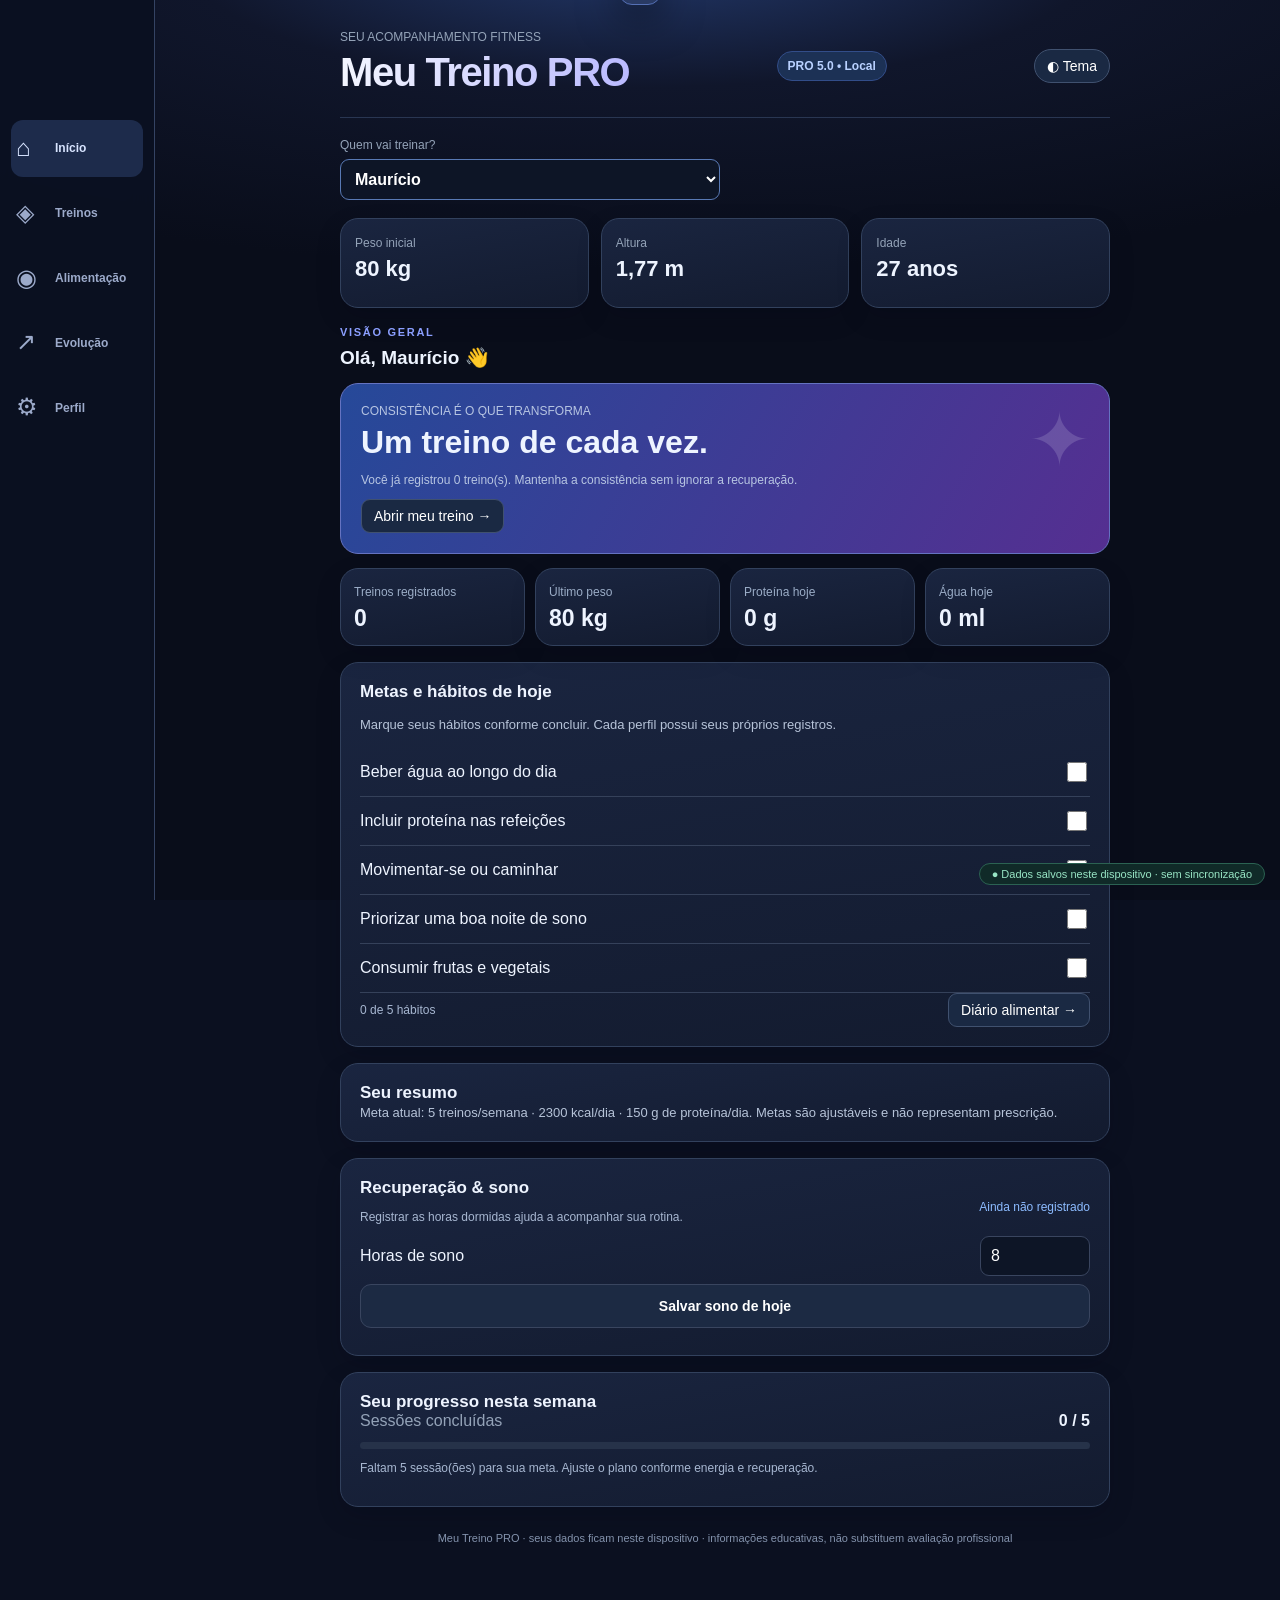
<file: index.html>
<!DOCTYPE html>

<html lang="pt-BR"><head><meta charset="utf-8"/><meta content="width=device-width,initial-scale=1,viewport-fit=cover" name="viewport"/><meta content="#0b1020" name="theme-color"/><meta content="yes" name="apple-mobile-web-app-capable"/><meta content="black-translucent" name="apple-mobile-web-app-status-bar-style"/><meta content="Meu Treino" name="apple-mobile-web-app-title"/><link href="manifest.webmanifest" rel="manifest"/><link href="icon-192.png" rel="apple-touch-icon"/><title>Meu Treino PRO 5.0 — Seu treino, sua evolução</title><style>
:root{font-family:-apple-system,BlinkMacSystemFont,'Segoe UI',sans-serif;color:#f1f5f9;background:#0b1020;font-synthesis:none}*{box-sizing:border-box}body{margin:0;padding:env(safe-area-inset-top) 0 calc(85px + env(safe-area-inset-bottom));}main{max-width:720px;margin:auto;padding:22px 17px}h1{font-size:27px;margin:6px 0}h2{font-size:19px;margin:8px 0 14px}h3{font-size:16px;margin:0}.muted{color:#94a3b8}.small{font-size:12px}.hero{display:flex;justify-content:space-between;align-items:center}.pill{background:#173b32;color:#86efac;padding:7px 10px;border-radius:20px;font-size:12px}.profilebar{margin:14px 0}.profilebar label{display:block;font-size:12px;color:#94a3b8;margin-bottom:7px}.profilebar select{font-weight:700;border-color:#5879b4}.stats{display:grid;grid-template-columns:repeat(3,1fr);gap:9px;margin:18px 0}.stat,.panel,.exercise{background:#151e32;border:1px solid #29354d;border-radius:15px;padding:14px}.stat strong{display:block;font-size:19px;margin-top:5px}.days{display:grid;grid-template-columns:repeat(5,1fr);gap:6px;margin:16px 0}.day{padding:12px 2px;border-radius:11px;border:1px solid #35415a;background:#172137;color:#cbd5e1;font-weight:650}.day.active,.primary{background:#4f7cff;color:white;border-color:#4f7cff}.exercise{margin:9px 0}.exhead{display:flex;align-items:center;gap:10px}.exhead label{font-weight:650;flex:1}.exhead input{width:21px;height:21px;accent-color:#42d89e}.fields{display:grid;grid-template-columns:1fr 1fr;gap:10px;margin-top:12px}.field label{display:block;color:#94a3b8;font-size:12px;margin-bottom:5px}input[type=number],input[type=date],input[type=text],select{width:100%;background:#0d1526;border:1px solid #39455f;border-radius:9px;color:white;font-size:16px;padding:10px;min-width:0}button{cursor:pointer;font-size:14px}.action{width:100%;border:1px solid #39455f;border-radius:11px;padding:13px;background:#1c2a43;color:white;font-weight:650;margin:8px 0}.action.primary{background:#4f7cff;border-color:#4f7cff}.bar{height:7px;background:#263249;border-radius:8px;overflow:hidden;margin:12px 0}.fill{height:100%;background:#42d89e;transition:width .2s}.row{display:flex;align-items:center;justify-content:space-between;gap:10px}.panel{margin:12px 0}.nav{position:fixed;bottom:0;left:0;right:0;display:flex;justify-content:center;background:#10192c;border-top:1px solid #2b3850;padding:8px 8px calc(8px + env(safe-area-inset-bottom));z-index:5}.nav button{flex:1;max-width:170px;border:0;background:transparent;color:#9baecb;padding:8px 4px;font-weight:600}.nav button.active{color:#8aabff}.hidden{display:none!important}.history{border-bottom:1px solid #34415a;padding:12px 0}.tag{font-size:12px;color:#8cbbff}.note{font-size:13px;line-height:1.5;color:#b6c3d8}.danger{color:#fda4af}.mini{padding:8px 12px;border-radius:9px;border:1px solid #40516f;background:#1a2943;color:#fff}.chart{width:100%;height:175px;display:block}.footer{font-size:11px;color:#8493ad;text-align:center;margin-top:25px} textarea{width:100%;min-height:76px;background:#0d1526;border:1px solid #39455f;border-radius:9px;color:#fff;font-size:16px;padding:10px} .field{min-width:0}.field select{width:100%}.cols3{display:grid;grid-template-columns:repeat(3,1fr);gap:8px}.chips{display:flex;flex-wrap:wrap;gap:7px}.chip{border:1px solid #40516f;background:#1c2a43;color:#e2e8f0;border-radius:20px;padding:9px 11px}.hint{font-size:12px;color:#a7b7d1}.metric{font-size:25px;font-weight:750;color:#a8c1ff}.nav{overflow-x:auto}.nav button{min-width:65px;font-size:11px}.warn{color:#fbbf24} 
:root{--accent:#8b9fff;--mint:#52dfb0;--surface:#151e32}body{background:radial-gradient(circle at 50% -20%,#202d55 0%,#0b1020 55%);background-attachment:fixed}.hero h1{letter-spacing:-1.1px}.panel,.exercise,.stat{box-shadow:0 7px 25px #03071220}.action.primary,.day.active{background:linear-gradient(120deg,#597cff,#8c68ff);border-color:transparent}.pill{background:#193a3b;color:#7ce8c4}.nav{justify-content:flex-start}.nav button{min-width:66px}.section-eyebrow{text-transform:uppercase;letter-spacing:1.7px;color:#8b9fff;font-size:11px;font-weight:750}.big-number{font-size:30px;font-weight:800;letter-spacing:-1px}.kpi-grid{display:grid;grid-template-columns:repeat(2,1fr);gap:10px}.kpi{border:1px solid #35415a;border-radius:14px;padding:13px;background:#121c30}.kpi span{font-size:12px;color:#9badc7}.kpi strong{font-size:23px;display:block;margin-top:5px}.searchbar{margin:10px 0 14px}.exercise-art{width:100%;height:138px;object-fit:cover;border-radius:12px;background:#0d1729;margin-bottom:10px}.catalog-grid{display:grid;grid-template-columns:repeat(2,1fr);gap:10px}.catalog-card{border:1px solid #33435f;background:#172137;border-radius:14px;padding:9px;overflow:hidden}.catalog-card img{height:95px;width:100%;object-fit:cover;border-radius:8px}.catalog-card strong{display:block;font-size:13px;margin-top:8px}.catalog-card p{font-size:11px;color:#aab9d2;line-height:1.4;min-height:34px}.catalog-card button{width:100%}.filterline{display:flex;gap:7px;overflow:auto;padding-bottom:8px}.filterline button{white-space:nowrap}.tag-purple{background:#332751;color:#d8c5ff;padding:5px 8px;border-radius:10px;font-size:11px}.two{display:grid;grid-template-columns:1fr 1fr;gap:9px}.dashboard-banner{background:linear-gradient(135deg,#263d7a,#38245b);border:1px solid #5564a4;border-radius:18px;padding:20px;margin:14px 0}.dashboard-banner h2{margin:6px 0;font-size:25px}.subtle{font-size:12px;color:#b7c5e2}.meal-result{display:flex;align-items:center;justify-content:space-between;gap:10px;border-bottom:1px solid #34415a;padding:10px 0}.meal-result button{flex-shrink:0}.habit{display:flex;gap:12px;align-items:center;justify-content:space-between;border-bottom:1px solid #35415a;padding:11px 0}.habit input{accent-color:#52dfb0;width:20px;height:20px}.focus-visible:focus-visible,button:focus-visible,input:focus-visible,select:focus-visible{outline:2px solid #a6b8ff;outline-offset:2px}.stat strong{font-size:18px}.footer{padding-bottom:10px}@media(min-width:650px){.catalog-grid{grid-template-columns:repeat(3,1fr)}.kpi-grid{grid-template-columns:repeat(4,1fr)}}
</style><meta content="Meu Treino PRO 5.0: treinos, séries e cargas, alimentação e evolução corporal. Demonstração gratuita sem cadastro." name="description"/><link href="v5.css" rel="stylesheet"/></head><body><main><div class="hero"><div><div class="muted small">SEU ACOMPANHAMENTO FITNESS</div><h1>Meu Treino PRO</h1></div><span class="pill">PRO 5.0 • Local</span></div><div class="profilebar"><label for="profile">Quem vai treinar?</label><select id="profile"><option value="mauricio">Maurício</option><option value="natht">Nathy</option></select></div><div class="stats"><div class="stat"><span class="muted small">Peso inicial</span><strong id="stat-weight">80 kg</strong></div><div class="stat"><span class="muted small">Altura</span><strong id="stat-height">1,77 m</strong></div><div class="stat"><span class="muted small">Idade</span><strong id="stat-age">27 anos</strong></div></div><section id="view-treino"><h2>Ficha de <span data-profile-name="">Maurício</span></h2><div class="panel session-box" id="session-panel"><div class="row"><div><span class="section-eyebrow">SESSÃO DE HOJE</span><h3 id="session-status">Pronto para treinar</h3></div><div aria-live="off" class="session-clock" id="session-clock">00:00</div></div><p class="hint" id="session-hint">Inicie uma sessão ou registre as séries diretamente. Seus rascunhos são salvos neste aparelho.</p><div class="two"><button class="action primary" id="session-toggle" type="button">Iniciar treino</button><button class="action" id="session-reset" type="button">Reiniciar tempo</button></div></div><div class="days" id="days"></div><div class="row"><h2 id="day-title"></h2><span class="tag" id="progress-text"></span></div><div class="bar"><div class="fill" id="progress"></div></div><p class="hint">Registre cada série com carga, repetições e conclusão. Você também pode marcar o exercício inteiro.</p><div id="exercises"></div><div class="panel"><div class="row"><strong>🚶 Cardio do dia</strong><span class="tag" id="cardio"></span></div><label class="note"><input id="cardio-done" type="checkbox"/> Cardio concluído</label></div><button class="action primary" id="finish">✓ Salvar treino no histórico</button><button class="action" id="clear-day">Limpar marcações do dia</button><p class="note">Plano inicial para iniciantes. Para Natht, os dias de cardio podem ser descanso se necessário. A progressão depende de avaliação e recuperação.</p><p class="note">Faça os movimentos com técnica e mantenha cerca de 2–3 repetições de reserva. Descanse 60–120 segundos entre séries.</p><div class="panel"><h3>Dica de progressão</h3><p class="note" id="progression-tip">Registre suas séries para comparar cargas de um treino para o outro. Progrida apenas com boa técnica e recuperação.</p></div></section><section class="hidden" id="view-evolucao"><h2>Evolução de <span data-profile-name="">Maurício</span></h2><div class="panel"><div class="fields"><div class="field"><label>Data</label><input id="measure-date" type="date"/></div><div class="field"><label>Peso (kg)</label><input id="measure-weight" inputmode="decimal" placeholder="80" step="0.1" type="number"/></div><div class="field"><label>Cintura (cm)</label><input id="measure-waist" inputmode="decimal" placeholder="Ex.: 92" step="0.1" type="number"/></div><div class="field"><label>Quadril (cm)</label><input id="measure-hip" step="0.1" type="number"/></div><div class="field"><label>Peito (cm)</label><input id="measure-chest" step="0.1" type="number"/></div><div class="field"><label>Braço (cm)</label><input id="measure-arm" step="0.1" type="number"/></div><div class="field"><label for="measure-thigh">Coxa (cm)</label><input id="measure-thigh" inputmode="decimal" max="200" min="1" step="0.1" type="number"/></div><div class="field"><label for="measure-calf">Panturrilha (cm)</label><input id="measure-calf" inputmode="decimal" max="200" min="1" step="0.1" type="number"/></div><div class="field"><label for="measure-neck">Pescoço (cm)</label><input id="measure-neck" inputmode="decimal" max="200" min="1" step="0.1" type="number"/></div></div><button class="action primary" id="save-measure">Salvar medida</button></div><div class="panel"><h3>Evolução do peso</h3><svg aria-label="Gráfico do peso" class="chart" id="weight-chart" viewbox="0 0 320 175"></svg></div><div class="panel"><h3>Evolução da cintura</h3><svg aria-label="Gráfico da cintura" class="chart" id="waist-chart" viewbox="0 0 320 175"></svg></div><div class="panel"><h3>Água de hoje</h3><div class="row"><div><strong id="water-total">0 ml</strong><p class="hint" id="water-goal"></p></div><button class="mini" id="water-add">+ 250 ml</button><button class="mini" id="water-reset">Zerar</button></div></div><div class="panel"><h3>Medidas registradas</h3><div id="measure-list"></div></div></section><section class="hidden" id="view-alimentacao"><h2>Alimentação de <span data-profile-name="">Maurício</span></h2><div class="panel"><div class="row"><strong>Diário alimentar</strong><input id="food-date" style="width:155px" type="date"/></div><div class="cols3" style="margin-top:14px"><div><span class="hint">Consumidas</span><div class="metric" id="food-total">0</div><span class="hint">kcal</span></div><div><span class="hint">Meta diária</span><div class="metric" id="food-goal">—</div><span class="hint">kcal</span></div><div><span class="hint">Proteínas</span><div class="metric" id="protein-total">0</div><span class="hint">gramas</span></div></div><div class="bar"><div class="fill" id="food-progress"></div></div><p class="note" id="food-balance"></p><p class="note" id="macro-summary"></p></div><div class="panel"><h3>Adicionar alimento ou refeição</h3><p class="hint">Valores são estimativas. Confira o rótulo ou tabela nutricional e ajuste as quantidades.</p><div class="fields"><div class="field"><label>Alimento / refeição</label><input id="food-name" placeholder="Ex.: arroz cozido" type="text"/></div><div class="field"><label>Refeição</label><select id="food-meal"><option>Café da manhã</option><option>Almoço</option><option>Lanche</option><option>Jantar</option><option>Ceia</option></select></div><div class="field"><label>Calorias (kcal)</label><input id="food-cal" min="0" placeholder="Ex.: 130" step="1" type="number"/></div><div class="field"><label>Proteína (g)</label><input id="food-protein" min="0" placeholder="Ex.: 3" step="0.1" type="number"/></div><div class="field"><label for="food-carbs">Carboidratos (g) (opcional)</label><input id="food-carbs" max="1000" min="0" step="0.1" type="number"/></div><div class="field"><label for="food-fat">Gorduras (g) (opcional)</label><input id="food-fat" max="1000" min="0" step="0.1" type="number"/></div></div><button class="action primary" id="add-food">+ Registrar alimento</button><h3 style="margin:12px 0 8px">Atalhos de porções</h3><div class="chips" id="food-quick"></div></div><div class="panel"><h3>Refeições registradas</h3><div id="food-list"></div></div><div class="panel"><h3>Ideias de refeições</h3><div id="food-tips"></div><p class="note">Sugestões gerais, não substituem orientação nutricional. Para perda de gordura, priorize um déficit moderado e proteína adequada.</p></div></section><section class="hidden" id="view-historico"><h2>Histórico de <span data-profile-name="">Maurício</span></h2><div class="panel" id="history-list"></div></section><section class="hidden" id="view-ajustes"><h2>Perfil e ajustes</h2><div class="panel tools-menu"><h3>Explorar e personalizar</h3><p class="hint">Recursos extras disponíveis sem poluir a navegação principal.</p><div class="quick-grid"><button class="quick-item" data-tab="historico" type="button">▤  Histórico</button><button class="quick-item" data-tab="biblioteca" type="button">◫  Exercícios</button><button class="quick-item" data-tab="planejamento" type="button">◎  Metas</button><button class="quick-item" data-tab="nutricao" type="button">▧  Alimentos</button><button class="quick-item" data-tab="relatorios" type="button">▥  Relatórios</button><button class="quick-item" data-tab="descanso" type="button">◷  Cronômetro</button></div></div><div class="panel"><h3>Dados de <span data-profile-name="">Maurício</span></h3><div class="fields"><div class="field"><label>Nome</label><input id="cfg-name" type="text"/></div><div class="field"><label>Idade (anos)</label><input id="cfg-age" max="110" min="13" type="number"/></div><div class="field"><label>Altura (cm)</label><input id="cfg-height" max="240" min="100" step="0.1" type="number"/></div><div class="field"><label>Peso atual (kg)</label><input id="cfg-weight" max="350" min="25" step="0.1" type="number"/></div><div class="field"><label>Meta calórica (kcal/dia)</label><input id="cfg-cal" max="6000" min="1000" step="50" type="number"/></div><div class="field"><label>Meta proteína (g/dia)</label><input id="cfg-protein" max="350" min="30" type="number"/></div><div class="field"><label>Meta de água (ml/dia)</label><input id="cfg-water" max="7000" min="500" step="100" type="number"/></div></div><button class="action primary" id="save-profile">Salvar perfil e metas</button><p class="hint">Metas são editáveis e estimativas iniciais, não prescrições individuais.</p></div><div class="panel"><h3>Editar ficha de treino</h3><div class="field"><label>Dia</label><select id="edit-day"></select></div><div class="field" style="margin-top:9px"><label>Nome do treino</label><input id="edit-title" type="text"/></div><div class="field" style="margin-top:9px"><label>Cardio</label><input id="edit-cardio" type="text"/></div><div id="edit-exercises"></div><button class="action" id="add-exercise">+ Adicionar exercício</button><button class="action primary" id="save-workout">Salvar alterações no treino</button><button class="action" id="reset-workout">Restaurar treino original deste dia</button><p class="hint">Mudanças afetam treinos futuros, sem apagar o histórico já salvo.</p></div><div class="panel"><h3>Salvar seus dados</h3><p class="note">Os registros ficam neste aparelho/navegador. Exporte um backup regularmente para Arquivos ou iCloud Drive, especialmente antes de trocar de iPhone.</p><button class="action primary" id="export">Exportar backup (.json)</button><label class="note" for="import">Importar backup:</label><input accept="application/json,.json" id="import" style="margin:12px 0;max-width:100%" type="file"/><p class="note">O backup v2 inclui os dois perfis. Backups antigos (v1) restauram apenas o perfil Maurício.</p></div><div class="panel"><h3>Instalação no iPhone</h3><p class="note">Depois de publicar em HTTPS, abra no Safari, toque em Compartilhar e escolha “Adicionar à Tela de Início”. O app pode funcionar offline após a primeira abertura.</p></div><button class="action danger" id="erase">Apagar dados do perfil selecionado</button><div class="panel"><h3>Privacidade e versão comercial</h3><p class="note">Esta versão funciona <strong>localmente, sem login e sem sincronização</strong>. Não use em um aparelho compartilhado para armazenar dados sensíveis de clientes. Nenhuma informação é enviada a um servidor pelo aplicativo local.</p><p class="hint">A versão SaaS, com cadastro seguro, isolamento por conta e sincronização, está preparada separadamente na pasta <code>cloud</code> e exige configurar Supabase e testar antes da comercialização.</p><a class="action link-action" href="landing.html">Ver página de apresentação</a><a class="action link-action" href="demo.html">Abrir demonstração fictícia</a></div></section><section class="hidden" id="view-inicio"><div class="section-eyebrow">Visão geral</div><h2>Olá, <span data-profile-name="">Maurício</span> 👋</h2><div class="dashboard-banner" role="region"><div class="subtle">CONSISTÊNCIA É O QUE TRANSFORMA</div><h2 id="home-message">Seu próximo treino começa aqui.</h2><p class="subtle" id="home-sub"></p><button class="mini" id="home-train">Abrir meu treino →</button></div><div class="kpi-grid"><div class="kpi"><span>Treinos registrados</span><strong id="home-workouts">0</strong></div><div class="kpi"><span>Último peso</span><strong id="home-weight">—</strong></div><div class="kpi"><span>Proteína hoje</span><strong id="home-protein">0 g</strong></div><div class="kpi"><span>Água hoje</span><strong id="home-water">0 ml</strong></div></div><div class="panel"><h3>Metas e hábitos de hoje</h3><p class="note">Marque seus hábitos conforme concluir. Cada perfil possui seus próprios registros.</p><div id="habit-list"></div><div class="row"><span class="hint" id="habit-progress"></span><button class="mini" id="home-food">Diário alimentar →</button></div></div><div class="panel"><h3>Seu resumo</h3><div class="note" id="home-summary"></div></div><div class="panel"><div class="row"><div><h3>Recuperação &amp; sono</h3><p class="hint">Registrar as horas dormidas ajuda a acompanhar sua rotina.</p></div><span class="tag" id="sleep-last">—</span></div><div class="row"><label for="sleep-hours">Horas de sono</label><input id="sleep-hours" max="24" min="0" step="0.5" style="max-width:110px" type="number" value="8"/></div><button class="action" id="sleep-save" type="button">Salvar sono de hoje</button></div><div class="panel"><h3>Seu progresso nesta semana</h3><div class="row"><span class="muted">Sessões concluídas</span><strong id="week-sessions">0 / 5</strong></div><div class="bar"><div class="fill" id="week-progress"></div></div><p class="hint" id="week-summary"></p></div></section><section class="hidden" id="view-biblioteca"><div class="section-eyebrow">Biblioteca visual</div><h2>Exercícios e execução</h2><p class="note">Ilustrações esquemáticas originais, não fotografias nem instruções clínicas. Confirme ajustes e técnica com o instrutor.</p><input class="searchbar" id="exercise-search" placeholder="Buscar exercício, músculo ou equipamento" type="text"/><div class="filterline" id="exercise-filters"></div><div class="catalog-grid" id="exercise-catalog"></div></section><section class="hidden" id="view-planejamento"><div class="section-eyebrow">Planejamento</div><h2>Metas e estimativas</h2><div class="panel"><h3>Objetivo pessoal</h3><div class="fields"><div class="field"><label>Objetivo</label><select id="goal-type"><option value="recomposicao">Perder gordura e ganhar músculo</option><option value="emagrecer">Perder peso</option><option value="ganhar">Ganhar massa muscular</option><option value="manter">Manter peso</option></select></div><div class="field"><label>Peso desejado (kg)</label><input id="goal-weight" max="350" min="25" step="0.1" type="number"/></div><div class="field"><label>Treinos por semana</label><input id="goal-sessions" max="7" min="1" type="number"/></div><div class="field"><label>Meta de passos/dia</label><input id="goal-steps" max="50000" min="1000" step="500" type="number"/></div></div><button class="action primary" id="goal-save">Salvar minhas metas</button></div><div class="panel"><h3>Estimativa energética orientativa</h3><p class="note">Uma faixa aproximada para adultos, baseada em peso, altura, idade e nível de atividade. Não é prescrição; diferenças individuais podem ser grandes.</p><div class="fields"><div class="field"><label>Equação de referência</label><select id="energy-equation"><option value="male">Mifflin-St Jeor — masculino</option><option value="female">Mifflin-St Jeor — feminino</option></select></div><div class="field"><label>Atividade habitual</label><select id="energy-activity"><option value="1.2">Pouca atividade</option><option value="1.375">Leve</option><option value="1.55">Moderada</option><option value="1.725">Alta</option></select></div></div><button class="action" id="energy-calc">Calcular estimativa</button><div class="note" id="energy-result"></div></div><div class="panel"><h3>Progressão</h3><p class="note">Aumente a carga somente quando conseguir concluir todas as séries com boa técnica e repetições de reserva. Priorize recuperação e sono.</p></div></section><section class="hidden" id="view-nutricao"><div class="section-eyebrow">Nutrição inteligente</div><h2>Catálogo de alimentos</h2><p class="note">Valores ilustrativos por porção, sujeitos a marca, preparo e tamanho. Confirme em rótulos e tabelas oficiais.</p><input class="searchbar" id="nutrition-search" placeholder="Buscar alimento" type="text"/><div class="panel"><div class="fields"><div class="field"><label>Alimento</label><select id="nutrition-item"></select></div><div class="field"><label>Quantidade (g ou unidades)</label><input id="nutrition-quantity" max="2000" min="1" step="1" type="number" value="100"/></div><div class="field"><label>Refeição</label><select id="nutrition-meal"><option>Café da manhã</option><option>Almoço</option><option>Lanche</option><option>Jantar</option><option>Ceia</option></select></div><div class="field"><label>Data</label><input id="nutrition-date" type="date"/></div></div><div class="note" id="nutrition-preview" style="margin-top:12px"></div><button class="action primary" id="nutrition-add">Adicionar ao diário alimentar</button></div><div class="panel"><h3>Ideias de combinações</h3><div id="recipe-list"></div></div></section><section class="hidden" id="view-relatorios"><div class="section-eyebrow">Relatórios</div><h2>Seu desempenho</h2><div class="kpi-grid"><div class="kpi"><span>Treinos 30 dias</span><strong id="report-train">0</strong></div><div class="kpi"><span>Exercícios feitos</span><strong id="report-ex">0</strong></div><div class="kpi"><span>Medidas salvas</span><strong id="report-measure">0</strong></div><div class="kpi"><span>Dias com alimentação</span><strong id="report-food">0</strong></div></div><div class="panel"><h3>Consistência dos últimos 7 dias</h3><div id="report-week"></div></div><div class="panel"><h3>Exportar relatórios</h3><button class="action" id="report-csv-workouts">Baixar treinos (.csv)</button><button class="action" id="report-csv-measures">Baixar medidas (.csv)</button><button class="action" id="report-csv-food">Baixar alimentação (.csv)</button><p class="hint">CSV pode ser aberto no Excel, Numbers e Google Sheets.</p></div></section><section class="hidden" id="view-descanso"><div class="section-eyebrow">Ferramentas</div><h2>Cronômetro de descanso</h2><div class="panel" style="text-align:center"><div aria-live="polite" class="big-number" id="rest-display">01:30</div><p class="hint">Escolha um intervalo de descanso entre séries</p><div class="chips" style="justify-content:center"><button class="chip" data-rest="60">60 s</button><button class="chip" data-rest="90">90 s</button><button class="chip" data-rest="120">120 s</button><button class="chip" data-rest="180">180 s</button></div><div class="two"><button class="action primary" id="rest-start">Iniciar / continuar</button><button class="action" id="rest-pause">Pausar</button></div><button class="action" id="rest-reset">Reiniciar</button></div><div class="panel"><h3>Observações do treino</h3><textarea id="training-notes" placeholder="Como foi o treino? Dor, energia, progressão..."></textarea><button class="action" id="notes-save">Salvar observação de hoje</button></div></section><p class="footer">Meu Treino PRO · seus dados ficam neste dispositivo · informações educativas, não substituem avaliação profissional</p></main><div class="connection-indicator" id="connection-indicator" role="status">Modo local • dados neste dispositivo</div><nav class="nav"><button aria-label="Início" data-tab="inicio" type="button"><span class="nav-icon">⌂</span><span>Início</span></button><button aria-label="Treinos" data-tab="treino" type="button"><span class="nav-icon">◈</span><span>Treinos</span></button><button aria-label="Alimentação" data-tab="alimentacao" type="button"><span class="nav-icon">◉</span><span>Alimentação</span></button><button aria-label="Evolução" data-tab="evolucao" type="button"><span class="nav-icon">↗</span><span>Evolução</span></button><button aria-label="Perfil" data-tab="ajustes" type="button"><span class="nav-icon">⚙</span><span>Perfil</span></button></nav><script src="app.js"></script><script src="exercises-extra.js"></script><script src="v5.js"></script><script src="catalog-v5.js"></script></body></html>
</file>
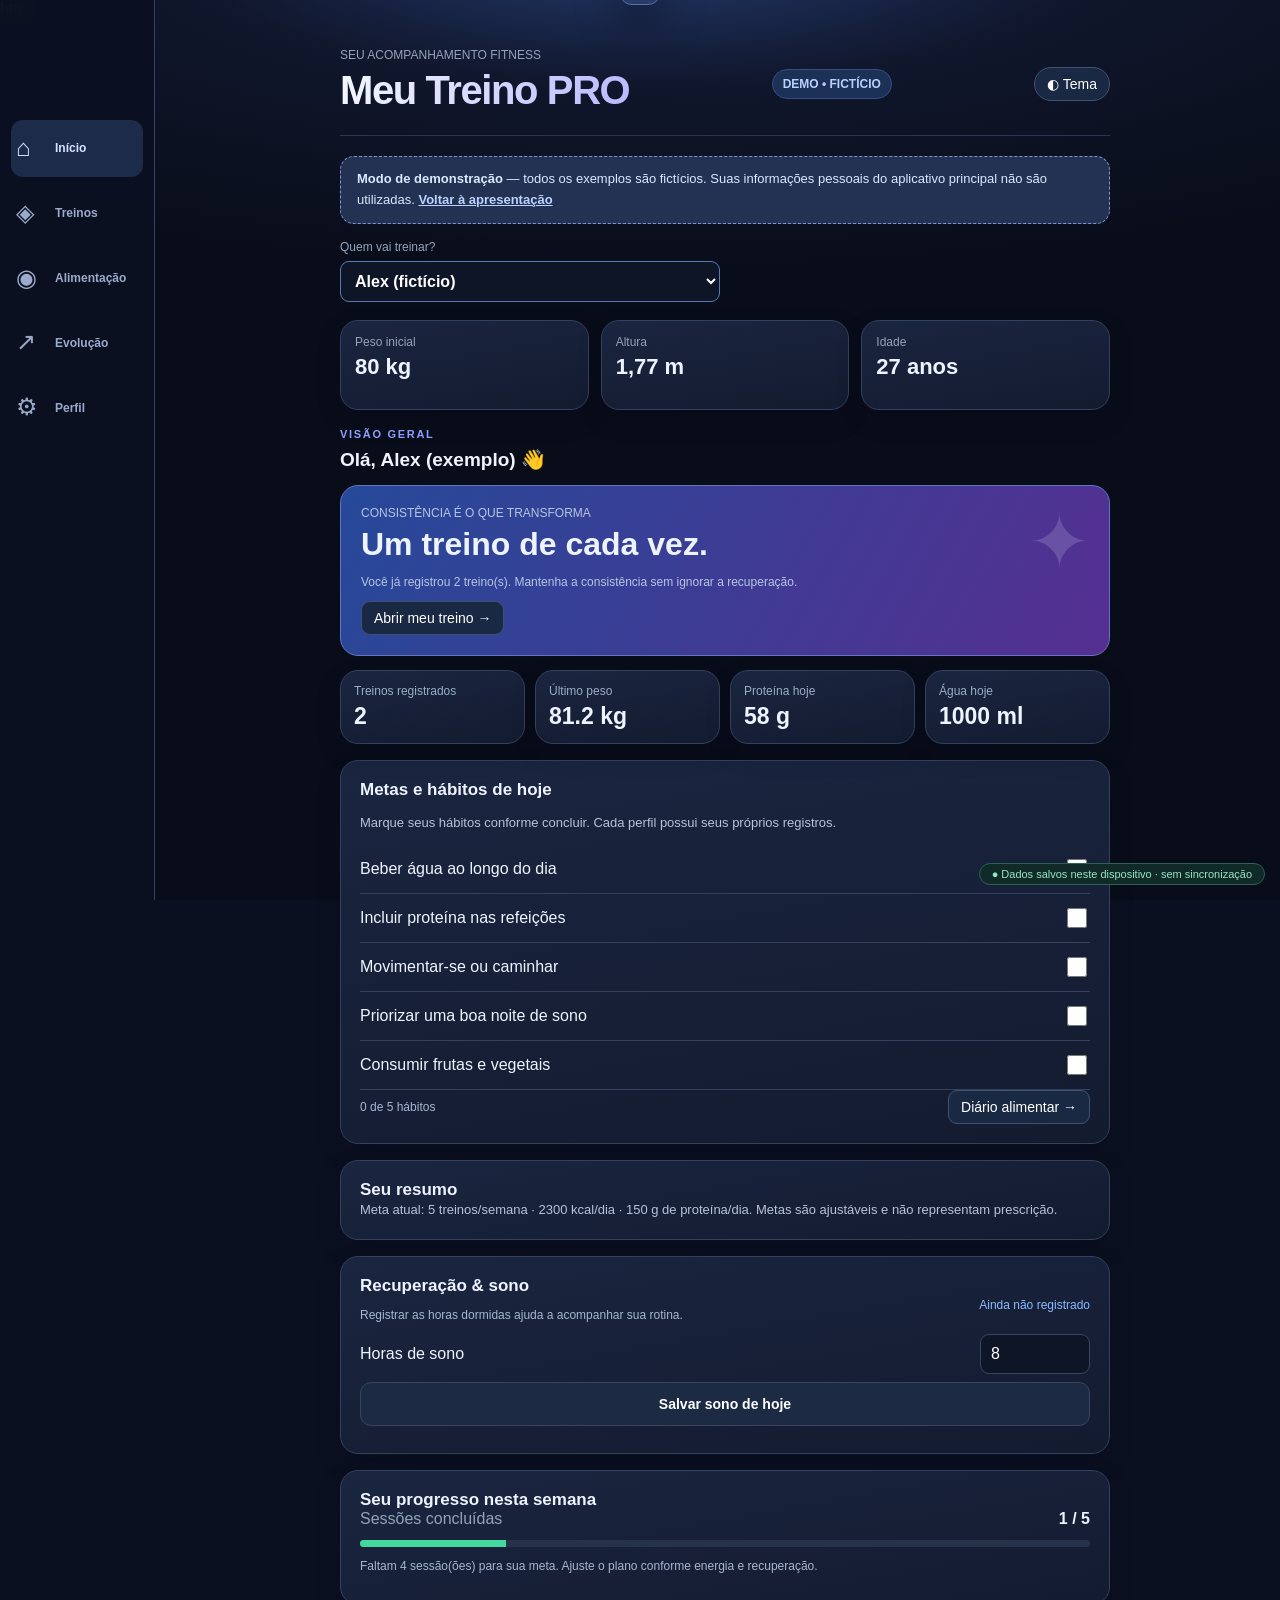
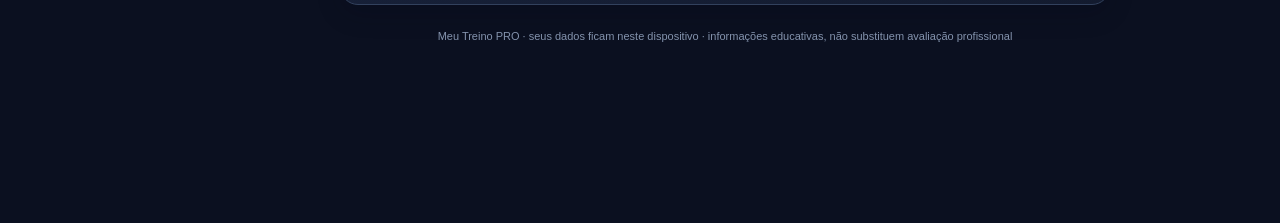
<file: demo.html>
html
<html lang="pt-BR"><head><meta charset="utf-8"/><meta content="width=device-width,initial-scale=1,viewport-fit=cover" name="viewport"/><meta content="#0b1020" name="theme-color"/><meta content="yes" name="apple-mobile-web-app-capable"/><meta content="black-translucent" name="apple-mobile-web-app-status-bar-style"/><meta content="Meu Treino" name="apple-mobile-web-app-title"/><link href="manifest.webmanifest" rel="manifest"/><link href="icon-192.png" rel="apple-touch-icon"/><title>Demonstração — Meu Treino PRO 5.0</title><style>
:root{font-family:-apple-system,BlinkMacSystemFont,'Segoe UI',sans-serif;color:#f1f5f9;background:#0b1020;font-synthesis:none}*{box-sizing:border-box}body{margin:0;padding:env(safe-area-inset-top) 0 calc(85px + env(safe-area-inset-bottom));}main{max-width:720px;margin:auto;padding:22px 17px}h1{font-size:27px;margin:6px 0}h2{font-size:19px;margin:8px 0 14px}h3{font-size:16px;margin:0}.muted{color:#94a3b8}.small{font-size:12px}.hero{display:flex;justify-content:space-between;align-items:center}.pill{background:#173b32;color:#86efac;padding:7px 10px;border-radius:20px;font-size:12px}.profilebar{margin:14px 0}.profilebar label{display:block;font-size:12px;color:#94a3b8;margin-bottom:7px}.profilebar select{font-weight:700;border-color:#5879b4}.stats{display:grid;grid-template-columns:repeat(3,1fr);gap:9px;margin:18px 0}.stat,.panel,.exercise{background:#151e32;border:1px solid #29354d;border-radius:15px;padding:14px}.stat strong{display:block;font-size:19px;margin-top:5px}.days{display:grid;grid-template-columns:repeat(5,1fr);gap:6px;margin:16px 0}.day{padding:12px 2px;border-radius:11px;border:1px solid #35415a;background:#172137;color:#cbd5e1;font-weight:650}.day.active,.primary{background:#4f7cff;color:white;border-color:#4f7cff}.exercise{margin:9px 0}.exhead{display:flex;align-items:center;gap:10px}.exhead label{font-weight:650;flex:1}.exhead input{width:21px;height:21px;accent-color:#42d89e}.fields{display:grid;grid-template-columns:1fr 1fr;gap:10px;margin-top:12px}.field label{display:block;color:#94a3b8;font-size:12px;margin-bottom:5px}input[type=number],input[type=date],input[type=text],select{width:100%;background:#0d1526;border:1px solid #39455f;border-radius:9px;color:white;font-size:16px;padding:10px;min-width:0}button{cursor:pointer;font-size:14px}.action{width:100%;border:1px solid #39455f;border-radius:11px;padding:13px;background:#1c2a43;color:white;font-weight:650;margin:8px 0}.action.primary{background:#4f7cff;border-color:#4f7cff}.bar{height:7px;background:#263249;border-radius:8px;overflow:hidden;margin:12px 0}.fill{height:100%;background:#42d89e;transition:width .2s}.row{display:flex;align-items:center;justify-content:space-between;gap:10px}.panel{margin:12px 0}.nav{position:fixed;bottom:0;left:0;right:0;display:flex;justify-content:center;background:#10192c;border-top:1px solid #2b3850;padding:8px 8px calc(8px + env(safe-area-inset-bottom));z-index:5}.nav button{flex:1;max-width:170px;border:0;background:transparent;color:#9baecb;padding:8px 4px;font-weight:600}.nav button.active{color:#8aabff}.hidden{display:none!important}.history{border-bottom:1px solid #34415a;padding:12px 0}.tag{font-size:12px;color:#8cbbff}.note{font-size:13px;line-height:1.5;color:#b6c3d8}.danger{color:#fda4af}.mini{padding:8px 12px;border-radius:9px;border:1px solid #40516f;background:#1a2943;color:#fff}.chart{width:100%;height:175px;display:block}.footer{font-size:11px;color:#8493ad;text-align:center;margin-top:25px} textarea{width:100%;min-height:76px;background:#0d1526;border:1px solid #39455f;border-radius:9px;color:#fff;font-size:16px;padding:10px} .field{min-width:0}.field select{width:100%}.cols3{display:grid;grid-template-columns:repeat(3,1fr);gap:8px}.chips{display:flex;flex-wrap:wrap;gap:7px}.chip{border:1px solid #40516f;background:#1c2a43;color:#e2e8f0;border-radius:20px;padding:9px 11px}.hint{font-size:12px;color:#a7b7d1}.metric{font-size:25px;font-weight:750;color:#a8c1ff}.nav{overflow-x:auto}.nav button{min-width:65px;font-size:11px}.warn{color:#fbbf24} 
:root{--accent:#8b9fff;--mint:#52dfb0;--surface:#151e32}body{background:radial-gradient(circle at 50% -20%,#202d55 0%,#0b1020 55%);background-attachment:fixed}.hero h1{letter-spacing:-1.1px}.panel,.exercise,.stat{box-shadow:0 7px 25px #03071220}.action.primary,.day.active{background:linear-gradient(120deg,#597cff,#8c68ff);border-color:transparent}.pill{background:#193a3b;color:#7ce8c4}.nav{justify-content:flex-start}.nav button{min-width:66px}.section-eyebrow{text-transform:uppercase;letter-spacing:1.7px;color:#8b9fff;font-size:11px;font-weight:750}.big-number{font-size:30px;font-weight:800;letter-spacing:-1px}.kpi-grid{display:grid;grid-template-columns:repeat(2,1fr);gap:10px}.kpi{border:1px solid #35415a;border-radius:14px;padding:13px;background:#121c30}.kpi span{font-size:12px;color:#9badc7}.kpi strong{font-size:23px;display:block;margin-top:5px}.searchbar{margin:10px 0 14px}.exercise-art{width:100%;height:138px;object-fit:cover;border-radius:12px;background:#0d1729;margin-bottom:10px}.catalog-grid{display:grid;grid-template-columns:repeat(2,1fr);gap:10px}.catalog-card{border:1px solid #33435f;background:#172137;border-radius:14px;padding:9px;overflow:hidden}.catalog-card img{height:95px;width:100%;object-fit:cover;border-radius:8px}.catalog-card strong{display:block;font-size:13px;margin-top:8px}.catalog-card p{font-size:11px;color:#aab9d2;line-height:1.4;min-height:34px}.catalog-card button{width:100%}.filterline{display:flex;gap:7px;overflow:auto;padding-bottom:8px}.filterline button{white-space:nowrap}.tag-purple{background:#332751;color:#d8c5ff;padding:5px 8px;border-radius:10px;font-size:11px}.two{display:grid;grid-template-columns:1fr 1fr;gap:9px}.dashboard-banner{background:linear-gradient(135deg,#263d7a,#38245b);border:1px solid #5564a4;border-radius:18px;padding:20px;margin:14px 0}.dashboard-banner h2{margin:6px 0;font-size:25px}.subtle{font-size:12px;color:#b7c5e2}.meal-result{display:flex;align-items:center;justify-content:space-between;gap:10px;border-bottom:1px solid #34415a;padding:10px 0}.meal-result button{flex-shrink:0}.habit{display:flex;gap:12px;align-items:center;justify-content:space-between;border-bottom:1px solid #35415a;padding:11px 0}.habit input{accent-color:#52dfb0;width:20px;height:20px}.focus-visible:focus-visible,button:focus-visible,input:focus-visible,select:focus-visible{outline:2px solid #a6b8ff;outline-offset:2px}.stat strong{font-size:18px}.footer{padding-bottom:10px}@media(min-width:650px){.catalog-grid{grid-template-columns:repeat(3,1fr)}.kpi-grid{grid-template-columns:repeat(4,1fr)}}
</style><meta content="Meu Treino PRO 5.0: treinos, séries e cargas, alimentação e evolução corporal. Demonstração gratuita sem cadastro." name="description"/><link href="v5.css" rel="stylesheet"/></head><body><main><div class="hero"><div><div class="muted small">SEU ACOMPANHAMENTO FITNESS</div><h1>Meu Treino PRO</h1></div><span class="pill">DEMO • FICTÍCIO</span></div><div class="demo-ribbon"><strong>Modo de demonstração</strong> — todos os exemplos são fictícios. Suas informações pessoais do aplicativo principal não são utilizadas. <a href="landing.html">Voltar à apresentação</a></div><div class="profilebar"><label for="profile">Quem vai treinar?</label><select id="profile"><option value="mauricio">Alex (fictício)</option><option value="natht">Clara (fictícia)</option></select></div><div class="stats"><div class="stat"><span class="muted small">Peso inicial</span><strong id="stat-weight">80 kg</strong></div><div class="stat"><span class="muted small">Altura</span><strong id="stat-height">1,77 m</strong></div><div class="stat"><span class="muted small">Idade</span><strong id="stat-age">27 anos</strong></div></div><section id="view-treino"><h2>Ficha de <span data-profile-name="">Alex (exemplo)</span></h2><div class="panel session-box" id="session-panel"><div class="row"><div><span class="section-eyebrow">SESSÃO DE HOJE</span><h3 id="session-status">Pronto para treinar</h3></div><div aria-live="off" class="session-clock" id="session-clock">00:00</div></div><p class="hint" id="session-hint">Inicie uma sessão ou registre as séries diretamente. Seus rascunhos são salvos neste aparelho.</p><div class="two"><button class="action primary" id="session-toggle" type="button">Iniciar treino</button><button class="action" id="session-reset" type="button">Reiniciar tempo</button></div></div><div class="days" id="days"></div><div class="row"><h2 id="day-title"></h2><span class="tag" id="progress-text"></span></div><div class="bar"><div class="fill" id="progress"></div></div><p class="hint">Registre cada série com carga, repetições e conclusão. Você também pode marcar o exercício inteiro.</p><div id="exercises"></div><div class="panel"><div class="row"><strong>🚶 Cardio do dia</strong><span class="tag" id="cardio"></span></div><label class="note"><input id="cardio-done" type="checkbox"/> Cardio concluído</label></div><button class="action primary" id="finish">✓ Salvar treino no histórico</button><button class="action" id="clear-day">Limpar marcações do dia</button><p class="note">Plano inicial para iniciantes. Para Clara (exemplo), os dias de cardio podem ser descanso se necessário. A progressão depende de avaliação e recuperação.</p><p class="note">Faça os movimentos com técnica e mantenha cerca de 2–3 repetições de reserva. Descanse 60–120 segundos entre séries.</p><div class="panel"><h3>Dica de progressão</h3><p class="note" id="progression-tip">Registre suas séries para comparar cargas de um treino para o outro. Progrida apenas com boa técnica e recuperação.</p></div></section><section class="hidden" id="view-evolucao"><h2>Evolução de <span data-profile-name="">Alex (exemplo)</span></h2><div class="panel"><div class="fields"><div class="field"><label>Data</label><input id="measure-date" type="date"/></div><div class="field"><label>Peso (kg)</label><input id="measure-weight" inputmode="decimal" placeholder="80" step="0.1" type="number"/></div><div class="field"><label>Cintura (cm)</label><input id="measure-waist" inputmode="decimal" placeholder="Ex.: 92" step="0.1" type="number"/></div><div class="field"><label>Quadril (cm)</label><input id="measure-hip" step="0.1" type="number"/></div><div class="field"><label>Peito (cm)</label><input id="measure-chest" step="0.1" type="number"/></div><div class="field"><label>Braço (cm)</label><input id="measure-arm" step="0.1" type="number"/></div><div class="field"><label for="measure-thigh">Coxa (cm)</label><input id="measure-thigh" inputmode="decimal" max="200" min="1" step="0.1" type="number"/></div><div class="field"><label for="measure-calf">Panturrilha (cm)</label><input id="measure-calf" inputmode="decimal" max="200" min="1" step="0.1" type="number"/></div><div class="field"><label for="measure-neck">Pescoço (cm)</label><input id="measure-neck" inputmode="decimal" max="200" min="1" step="0.1" type="number"/></div></div><button class="action primary" id="save-measure">Salvar medida</button></div><div class="panel"><h3>Evolução do peso</h3><svg aria-label="Gráfico do peso" class="chart" id="weight-chart" viewbox="0 0 320 175"></svg></div><div class="panel"><h3>Evolução da cintura</h3><svg aria-label="Gráfico da cintura" class="chart" id="waist-chart" viewbox="0 0 320 175"></svg></div><div class="panel"><h3>Água de hoje</h3><div class="row"><div><strong id="water-total">0 ml</strong><p class="hint" id="water-goal"></p></div><button class="mini" id="water-add">+ 250 ml</button><button class="mini" id="water-reset">Zerar</button></div></div><div class="panel"><h3>Medidas registradas</h3><div id="measure-list"></div></div></section><section class="hidden" id="view-alimentacao"><h2>Alimentação de <span data-profile-name="">Alex (exemplo)</span></h2><div class="panel"><div class="row"><strong>Diário alimentar</strong><input id="food-date" style="width:155px" type="date"/></div><div class="cols3" style="margin-top:14px"><div><span class="hint">Consumidas</span><div class="metric" id="food-total">0</div><span class="hint">kcal</span></div><div><span class="hint">Meta diária</span><div class="metric" id="food-goal">—</div><span class="hint">kcal</span></div><div><span class="hint">Proteínas</span><div class="metric" id="protein-total">0</div><span class="hint">gramas</span></div></div><div class="bar"><div class="fill" id="food-progress"></div></div><p class="note" id="food-balance"></p><p class="note" id="macro-summary"></p></div><div class="panel"><h3>Adicionar alimento ou refeição</h3><p class="hint">Valores são estimativas. Confira o rótulo ou tabela nutricional e ajuste as quantidades.</p><div class="fields"><div class="field"><label>Alimento / refeição</label><input id="food-name" placeholder="Ex.: arroz cozido" type="text"/></div><div class="field"><label>Refeição</label><select id="food-meal"><option>Café da manhã</option><option>Almoço</option><option>Lanche</option><option>Jantar</option><option>Ceia</option></select></div><div class="field"><label>Calorias (kcal)</label><input id="food-cal" min="0" placeholder="Ex.: 130" step="1" type="number"/></div><div class="field"><label>Proteína (g)</label><input id="food-protein" min="0" placeholder="Ex.: 3" step="0.1" type="number"/></div><div class="field"><label for="food-carbs">Carboidratos (g) (opcional)</label><input id="food-carbs" max="1000" min="0" step="0.1" type="number"/></div><div class="field"><label for="food-fat">Gorduras (g) (opcional)</label><input id="food-fat" max="1000" min="0" step="0.1" type="number"/></div></div><button class="action primary" id="add-food">+ Registrar alimento</button><h3 style="margin:12px 0 8px">Atalhos de porções</h3><div class="chips" id="food-quick"></div></div><div class="panel"><h3>Refeições registradas</h3><div id="food-list"></div></div><div class="panel"><h3>Ideias de refeições</h3><div id="food-tips"></div><p class="note">Sugestões gerais, não substituem orientação nutricional. Para perda de gordura, priorize um déficit moderado e proteína adequada.</p></div></section><section class="hidden" id="view-historico"><h2>Histórico de <span data-profile-name="">Alex (exemplo)</span></h2><div class="panel" id="history-list"></div></section><section class="hidden" id="view-ajustes"><h2>Perfil e ajustes</h2><div class="panel tools-menu"><h3>Explorar e personalizar</h3><p class="hint">Recursos extras disponíveis sem poluir a navegação principal.</p><div class="quick-grid"><button class="quick-item" data-tab="historico" type="button">▤  Histórico</button><button class="quick-item" data-tab="biblioteca" type="button">◫  Exercícios</button><button class="quick-item" data-tab="planejamento" type="button">◎  Metas</button><button class="quick-item" data-tab="nutricao" type="button">▧  Alimentos</button><button class="quick-item" data-tab="relatorios" type="button">▥  Relatórios</button><button class="quick-item" data-tab="descanso" type="button">◷  Cronômetro</button></div></div><div class="panel"><h3>Dados de <span data-profile-name="">Alex (exemplo)</span></h3><div class="fields"><div class="field"><label>Nome</label><input id="cfg-name" type="text"/></div><div class="field"><label>Idade (anos)</label><input id="cfg-age" max="110" min="13" type="number"/></div><div class="field"><label>Altura (cm)</label><input id="cfg-height" max="240" min="100" step="0.1" type="number"/></div><div class="field"><label>Peso atual (kg)</label><input id="cfg-weight" max="350" min="25" step="0.1" type="number"/></div><div class="field"><label>Meta calórica (kcal/dia)</label><input id="cfg-cal" max="6000" min="1000" step="50" type="number"/></div><div class="field"><label>Meta proteína (g/dia)</label><input id="cfg-protein" max="350" min="30" type="number"/></div><div class="field"><label>Meta de água (ml/dia)</label><input id="cfg-water" max="7000" min="500" step="100" type="number"/></div></div><button class="action primary" id="save-profile">Salvar perfil e metas</button><p class="hint">Metas são editáveis e estimativas iniciais, não prescrições individuais.</p></div><div class="panel"><h3>Editar ficha de treino</h3><div class="field"><label>Dia</label><select id="edit-day"></select></div><div class="field" style="margin-top:9px"><label>Nome do treino</label><input id="edit-title" type="text"/></div><div class="field" style="margin-top:9px"><label>Cardio</label><input id="edit-cardio" type="text"/></div><div id="edit-exercises"></div><button class="action" id="add-exercise">+ Adicionar exercício</button><button class="action primary" id="save-workout">Salvar alterações no treino</button><button class="action" id="reset-workout">Restaurar treino original deste dia</button><p class="hint">Mudanças afetam treinos futuros, sem apagar o histórico já salvo.</p></div><div class="panel"><h3>Salvar seus dados</h3><p class="note">Os registros ficam neste aparelho/navegador. Exporte um backup regularmente para Arquivos ou iCloud Drive, especialmente antes de trocar de iPhone.</p><button class="action primary" id="export">Exportar backup (.json)</button><label class="note" for="import">Importar backup:</label><input accept="application/json,.json" id="import" style="margin:12px 0;max-width:100%" type="file"/><p class="note">O backup v2 inclui os dois perfis. Backups antigos (v1) restauram apenas o perfil Alex (exemplo).</p></div><div class="panel"><h3>Instalação no iPhone</h3><p class="note">Depois de publicar em HTTPS, abra no Safari, toque em Compartilhar e escolha “Adicionar à Tela de Início”. O app pode funcionar offline após a primeira abertura.</p></div><button class="action danger" id="erase">Apagar dados do perfil selecionado</button><div class="panel"><h3>Privacidade e versão comercial</h3><p class="note">Esta versão funciona <strong>localmente, sem login e sem sincronização</strong>. Não use em um aparelho compartilhado para armazenar dados sensíveis de clientes. Nenhuma informação é enviada a um servidor pelo aplicativo local.</p><p class="hint">A versão SaaS, com cadastro seguro, isolamento por conta e sincronização, está preparada separadamente na pasta <code>cloud</code> e exige configurar Supabase e testar antes da comercialização.</p><a class="action link-action" href="landing.html">Ver página de apresentação</a><a class="action link-action" href="demo.html">Abrir demonstração fictícia</a></div></section><section class="hidden" id="view-inicio"><div class="section-eyebrow">Visão geral</div><h2>Olá, <span data-profile-name="">Alex (exemplo)</span> 👋</h2><div class="dashboard-banner" role="region"><div class="subtle">CONSISTÊNCIA É O QUE TRANSFORMA</div><h2 id="home-message">Seu próximo treino começa aqui.</h2><p class="subtle" id="home-sub"></p><button class="mini" id="home-train">Abrir meu treino →</button></div><div class="kpi-grid"><div class="kpi"><span>Treinos registrados</span><strong id="home-workouts">0</strong></div><div class="kpi"><span>Último peso</span><strong id="home-weight">—</strong></div><div class="kpi"><span>Proteína hoje</span><strong id="home-protein">0 g</strong></div><div class="kpi"><span>Água hoje</span><strong id="home-water">0 ml</strong></div></div><div class="panel"><h3>Metas e hábitos de hoje</h3><p class="note">Marque seus hábitos conforme concluir. Cada perfil possui seus próprios registros.</p><div id="habit-list"></div><div class="row"><span class="hint" id="habit-progress"></span><button class="mini" id="home-food">Diário alimentar →</button></div></div><div class="panel"><h3>Seu resumo</h3><div class="note" id="home-summary"></div></div><div class="panel"><div class="row"><div><h3>Recuperação &amp; sono</h3><p class="hint">Registrar as horas dormidas ajuda a acompanhar sua rotina.</p></div><span class="tag" id="sleep-last">—</span></div><div class="row"><label for="sleep-hours">Horas de sono</label><input id="sleep-hours" max="24" min="0" step="0.5" style="max-width:110px" type="number" value="8"/></div><button class="action" id="sleep-save" type="button">Salvar sono de hoje</button></div><div class="panel"><h3>Seu progresso nesta semana</h3><div class="row"><span class="muted">Sessões concluídas</span><strong id="week-sessions">0 / 5</strong></div><div class="bar"><div class="fill" id="week-progress"></div></div><p class="hint" id="week-summary"></p></div></section><section class="hidden" id="view-biblioteca"><div class="section-eyebrow">Biblioteca visual</div><h2>Exercícios e execução</h2><p class="note">Ilustrações esquemáticas originais, não fotografias nem instruções clínicas. Confirme ajustes e técnica com o instrutor.</p><input class="searchbar" id="exercise-search" placeholder="Buscar exercício, músculo ou equipamento" type="text"/><div class="filterline" id="exercise-filters"></div><div class="catalog-grid" id="exercise-catalog"></div></section><section class="hidden" id="view-planejamento"><div class="section-eyebrow">Planejamento</div><h2>Metas e estimativas</h2><div class="panel"><h3>Objetivo pessoal</h3><div class="fields"><div class="field"><label>Objetivo</label><select id="goal-type"><option value="recomposicao">Perder gordura e ganhar músculo</option><option value="emagrecer">Perder peso</option><option value="ganhar">Ganhar massa muscular</option><option value="manter">Manter peso</option></select></div><div class="field"><label>Peso desejado (kg)</label><input id="goal-weight" max="350" min="25" step="0.1" type="number"/></div><div class="field"><label>Treinos por semana</label><input id="goal-sessions" max="7" min="1" type="number"/></div><div class="field"><label>Meta de passos/dia</label><input id="goal-steps" max="50000" min="1000" step="500" type="number"/></div></div><button class="action primary" id="goal-save">Salvar minhas metas</button></div><div class="panel"><h3>Estimativa energética orientativa</h3><p class="note">Uma faixa aproximada para adultos, baseada em peso, altura, idade e nível de atividade. Não é prescrição; diferenças individuais podem ser grandes.</p><div class="fields"><div class="field"><label>Equação de referência</label><select id="energy-equation"><option value="male">Mifflin-St Jeor — masculino</option><option value="female">Mifflin-St Jeor — feminino</option></select></div><div class="field"><label>Atividade habitual</label><select id="energy-activity"><option value="1.2">Pouca atividade</option><option value="1.375">Leve</option><option value="1.55">Moderada</option><option value="1.725">Alta</option></select></div></div><button class="action" id="energy-calc">Calcular estimativa</button><div class="note" id="energy-result"></div></div><div class="panel"><h3>Progressão</h3><p class="note">Aumente a carga somente quando conseguir concluir todas as séries com boa técnica e repetições de reserva. Priorize recuperação e sono.</p></div></section><section class="hidden" id="view-nutricao"><div class="section-eyebrow">Nutrição inteligente</div><h2>Catálogo de alimentos</h2><p class="note">Valores ilustrativos por porção, sujeitos a marca, preparo e tamanho. Confirme em rótulos e tabelas oficiais.</p><input class="searchbar" id="nutrition-search" placeholder="Buscar alimento" type="text"/><div class="panel"><div class="fields"><div class="field"><label>Alimento</label><select id="nutrition-item"></select></div><div class="field"><label>Quantidade (g ou unidades)</label><input id="nutrition-quantity" max="2000" min="1" step="1" type="number" value="100"/></div><div class="field"><label>Refeição</label><select id="nutrition-meal"><option>Café da manhã</option><option>Almoço</option><option>Lanche</option><option>Jantar</option><option>Ceia</option></select></div><div class="field"><label>Data</label><input id="nutrition-date" type="date"/></div></div><div class="note" id="nutrition-preview" style="margin-top:12px"></div><button class="action primary" id="nutrition-add">Adicionar ao diário alimentar</button></div><div class="panel"><h3>Ideias de combinações</h3><div id="recipe-list"></div></div></section><section class="hidden" id="view-relatorios"><div class="section-eyebrow">Relatórios</div><h2>Seu desempenho</h2><div class="kpi-grid"><div class="kpi"><span>Treinos 30 dias</span><strong id="report-train">0</strong></div><div class="kpi"><span>Exercícios feitos</span><strong id="report-ex">0</strong></div><div class="kpi"><span>Medidas salvas</span><strong id="report-measure">0</strong></div><div class="kpi"><span>Dias com alimentação</span><strong id="report-food">0</strong></div></div><div class="panel"><h3>Consistência dos últimos 7 dias</h3><div id="report-week"></div></div><div class="panel"><h3>Exportar relatórios</h3><button class="action" id="report-csv-workouts">Baixar treinos (.csv)</button><button class="action" id="report-csv-measures">Baixar medidas (.csv)</button><button class="action" id="report-csv-food">Baixar alimentação (.csv)</button><p class="hint">CSV pode ser aberto no Excel, Numbers e Google Sheets.</p></div></section><section class="hidden" id="view-descanso"><div class="section-eyebrow">Ferramentas</div><h2>Cronômetro de descanso</h2><div class="panel" style="text-align:center"><div aria-live="polite" class="big-number" id="rest-display">01:30</div><p class="hint">Escolha um intervalo de descanso entre séries</p><div class="chips" style="justify-content:center"><button class="chip" data-rest="60">60 s</button><button class="chip" data-rest="90">90 s</button><button class="chip" data-rest="120">120 s</button><button class="chip" data-rest="180">180 s</button></div><div class="two"><button class="action primary" id="rest-start">Iniciar / continuar</button><button class="action" id="rest-pause">Pausar</button></div><button class="action" id="rest-reset">Reiniciar</button></div><div class="panel"><h3>Observações do treino</h3><textarea id="training-notes" placeholder="Como foi o treino? Dor, energia, progressão..."></textarea><button class="action" id="notes-save">Salvar observação de hoje</button></div></section><p class="footer">Meu Treino PRO · seus dados ficam neste dispositivo · informações educativas, não substituem avaliação profissional</p></main><div class="connection-indicator" id="connection-indicator" role="status">Modo local • dados neste dispositivo</div><nav class="nav"><button aria-label="Início" data-tab="inicio" type="button"><span class="nav-icon">⌂</span><span>Início</span></button><button aria-label="Treinos" data-tab="treino" type="button"><span class="nav-icon">◈</span><span>Treinos</span></button><button aria-label="Alimentação" data-tab="alimentacao" type="button"><span class="nav-icon">◉</span><span>Alimentação</span></button><button aria-label="Evolução" data-tab="evolucao" type="button"><span class="nav-icon">↗</span><span>Evolução</span></button><button aria-label="Perfil" data-tab="ajustes" type="button"><span class="nav-icon">⚙</span><span>Perfil</span></button></nav><script src="demo-app.js"></script><script src="exercises-extra.js"></script><script src="v5.js"></script><script src="catalog-v5.js"></script></body></html>
</file>
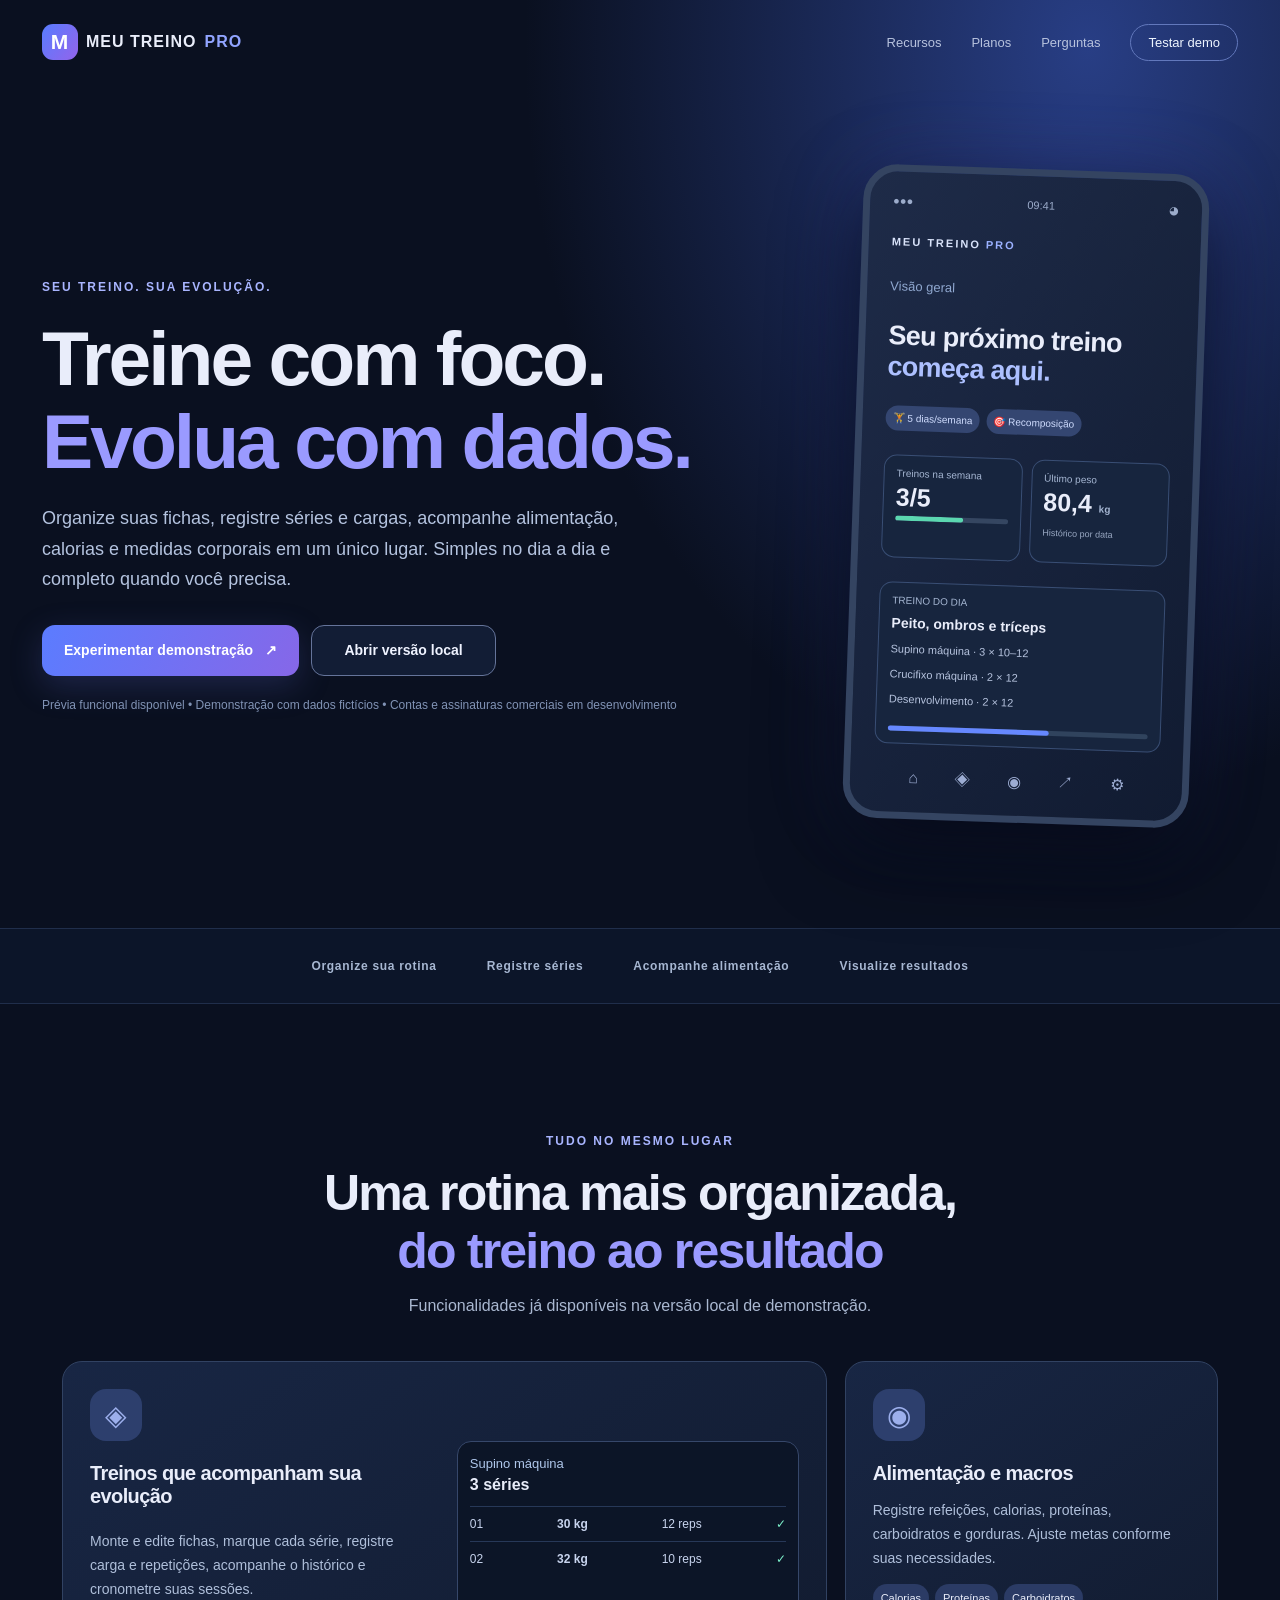
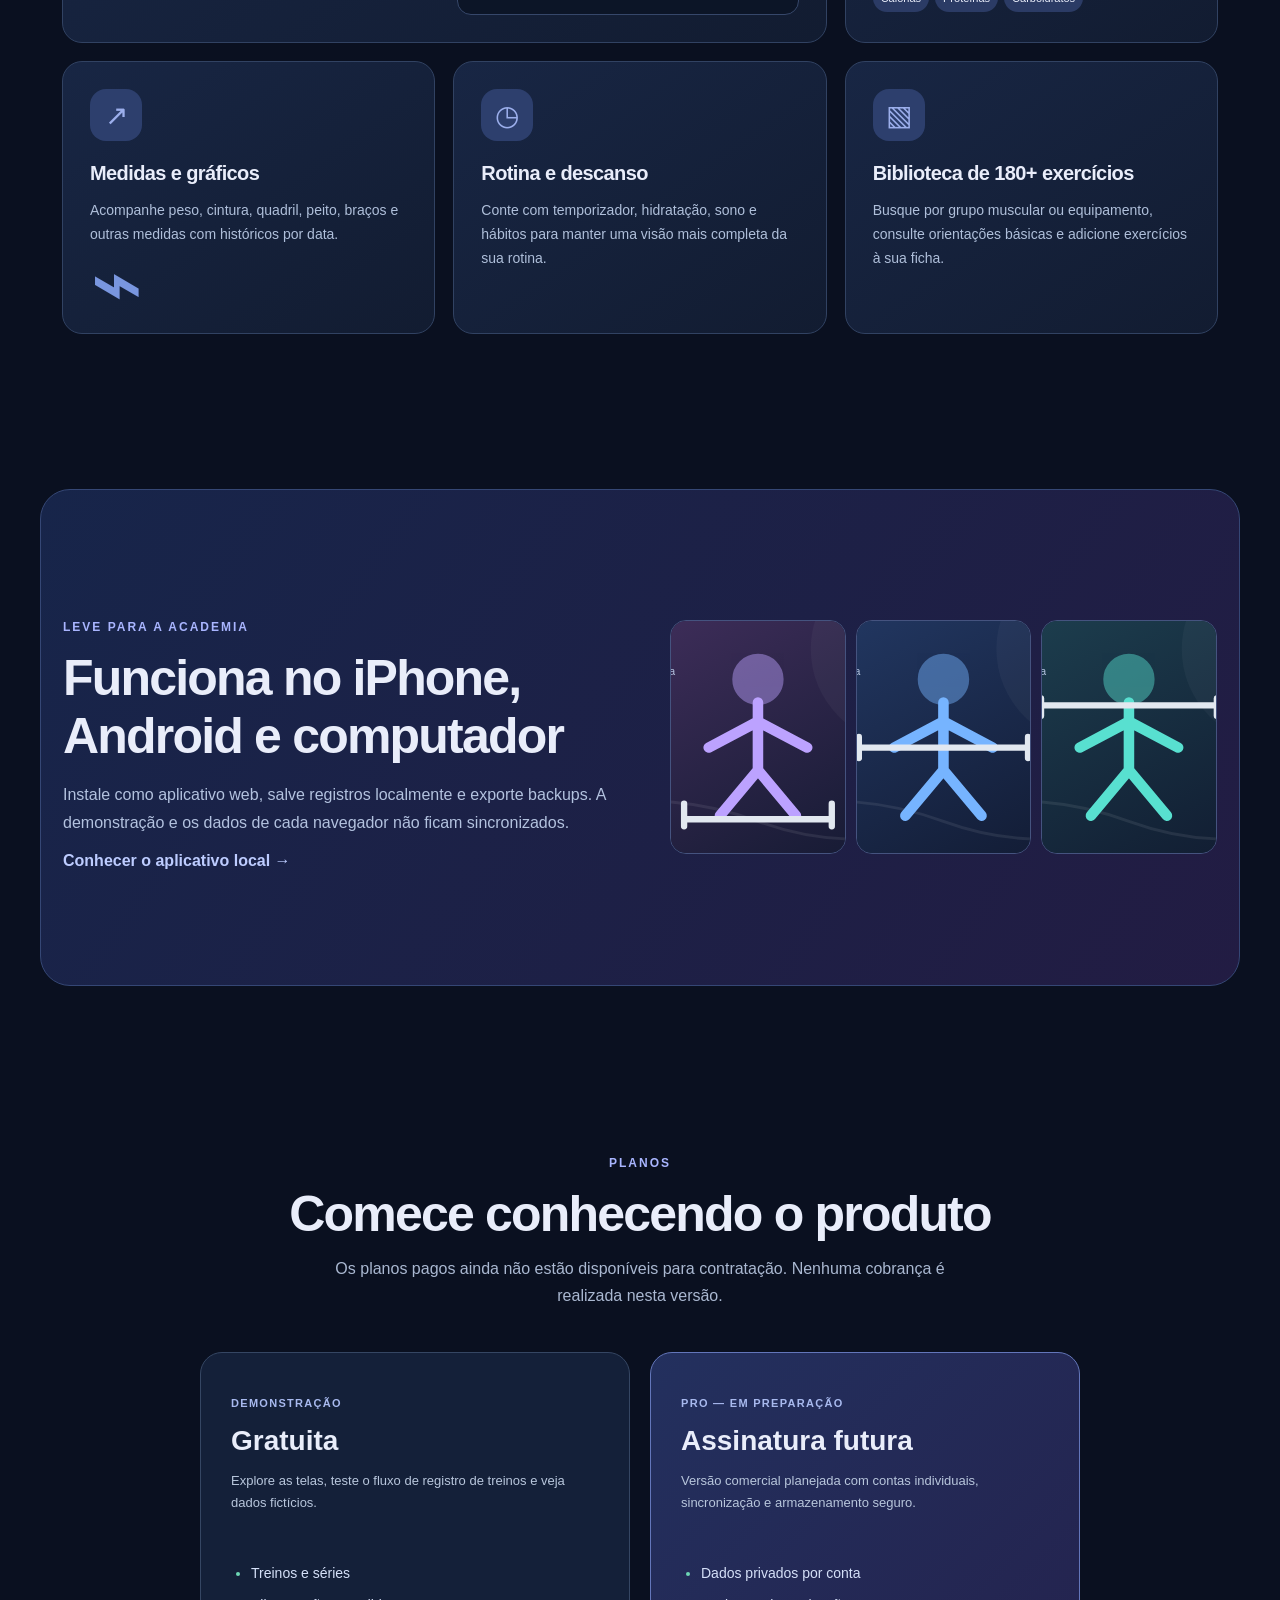
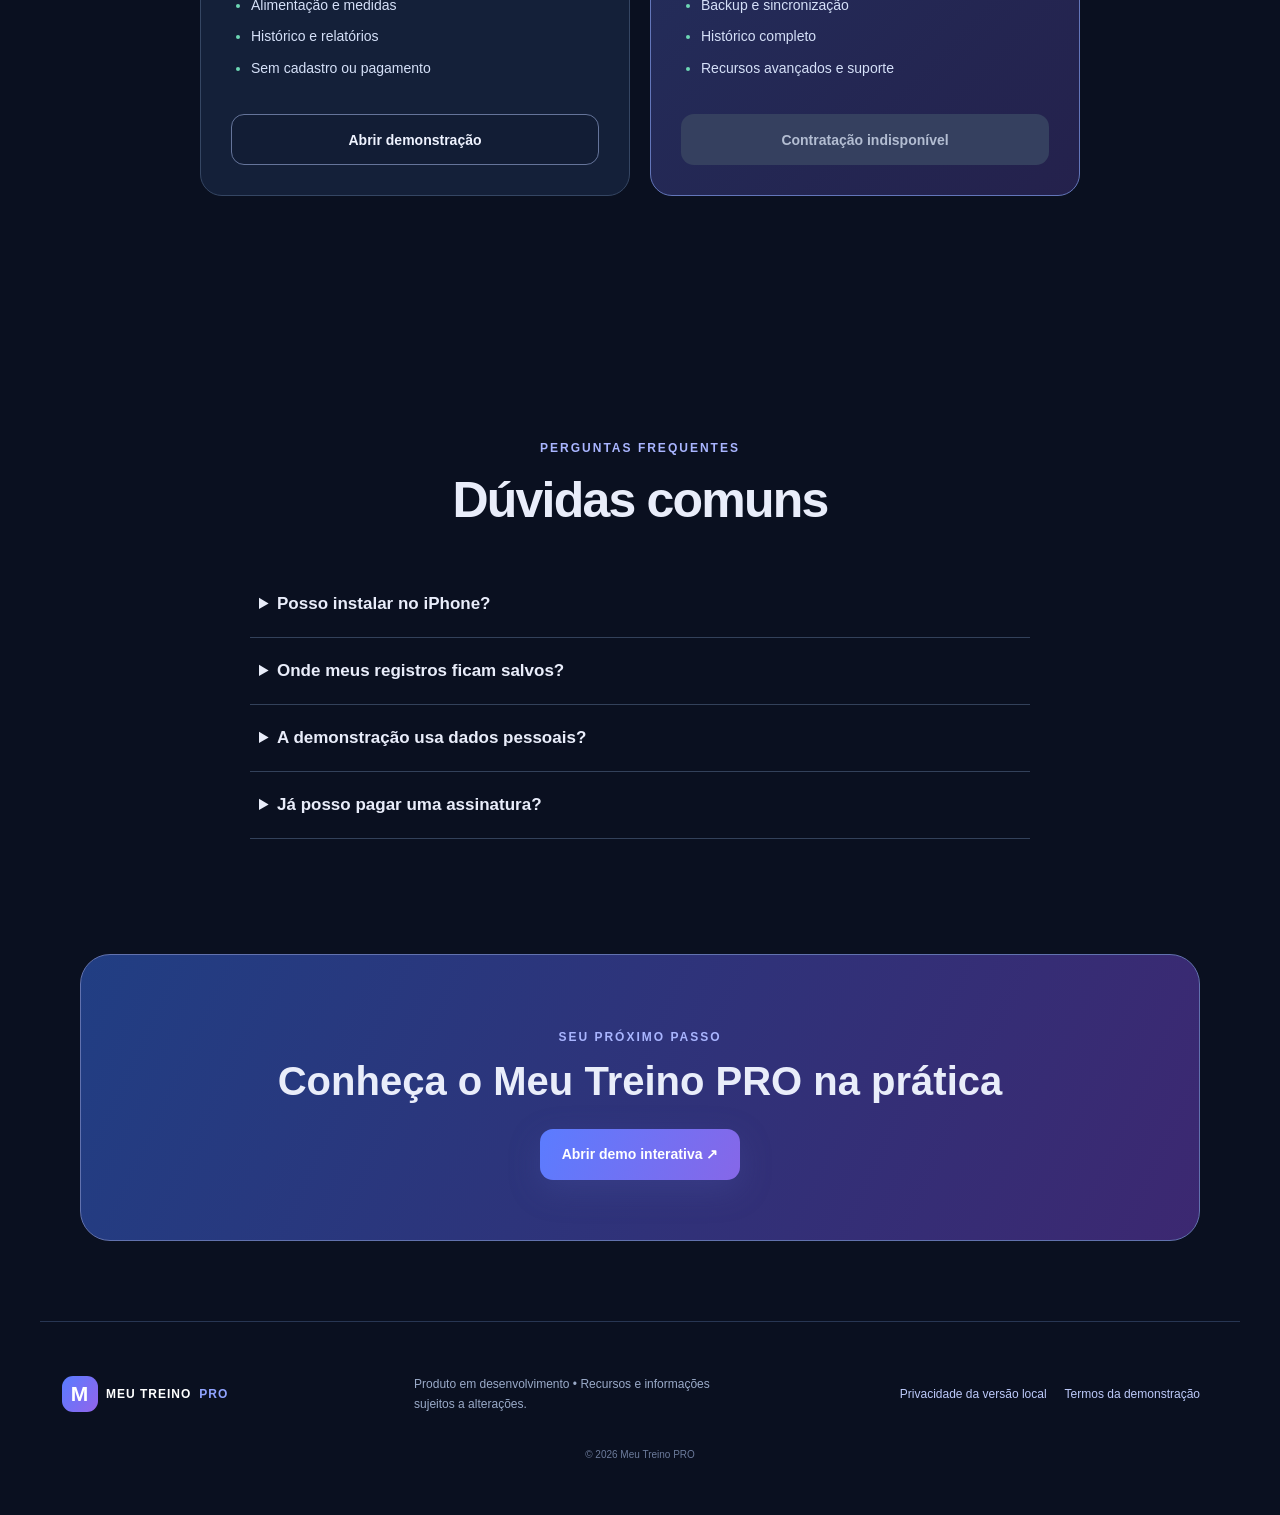
<file: landing.html>
<!doctype html>
<html lang="pt-BR"><head>
<meta charset="utf-8"><meta name="viewport" content="width=device-width,initial-scale=1,viewport-fit=cover">
<meta name="theme-color" content="#0b1020">
<meta name="description" content="Meu Treino PRO: registre cada série, acompanhe alimentação, calorias, peso e evolução muscular. Conheça a demonstração interativa.">
<title>Meu Treino PRO — Evolua com constância</title><link rel="stylesheet" href="landing.css">
</head><body>
<header class="topbar"><a class="logo" href="landing.html" aria-label="Página inicial do Meu Treino PRO"><span class="brandmark">M</span> MEU TREINO <em>PRO</em></a><nav aria-label="Menu principal"><a href="#beneficios">Recursos</a><a href="#precos">Planos</a><a href="#perguntas">Perguntas</a><a class="topcta" href="demo.html">Testar demo</a></nav></header>
<main>
<section class="hero"><div class="hero-content"><p class="eyebrow">SEU TREINO. SUA EVOLUÇÃO.</p><h1>Treine com foco.<br><span>Evolua com dados.</span></h1><p class="lead">Organize suas fichas, registre séries e cargas, acompanhe alimentação, calorias e medidas corporais em um único lugar. Simples no dia a dia e completo quando você precisa.</p><div class="actions"><a class="btn btn-main" href="demo.html">Experimentar demonstração <span aria-hidden="true">↗</span></a><a class="btn btn-outline" href="index.html">Abrir versão local</a></div><p class="disclaimer">Prévia funcional disponível • Demonstração com dados fictícios • Contas e assinaturas comerciais em desenvolvimento</p></div>
<div class="mockphone" aria-label="Prévia ilustrativa das funcionalidades">
<div class="phone-top"><span>●●●</span> 09:41 <span>◕</span></div><div class="phone-brand">MEU TREINO <b>PRO</b></div><p class="hint">Visão geral</p><h2>Seu próximo treino<br><span>começa aqui.</span></h2><div class="goalchips"><span>🏋 5 dias/semana</span><span>🎯 Recomposição</span></div><div class="screen-grid"><div><small>Treinos na semana</small><b>3/5</b><div class="bar"><i style="width:60%"></i></div></div><div><small>Último peso</small><b>80,4 <small>kg</small></b><p>Histórico por data</p></div></div><div class="mockcard"><small>TREINO DO DIA</small><strong>Peito, ombros e tríceps</strong><p>Supino máquina · 3 × 10–12</p><p>Crucifixo máquina · 2 × 12</p><p>Desenvolvimento · 2 × 12</p><div class="mini-progress"><i></i></div></div><div class="mockfooter">⌂　　 ◈　　 ◉　　 ↗　　 ⚙</div>
</div></section>
<section class="trust"><span>Organize sua rotina</span><span>Registre séries</span><span>Acompanhe alimentação</span><span>Visualize resultados</span></section>
<section class="section" id="beneficios"><div class="sectionhead"><p class="eyebrow">TUDO NO MESMO LUGAR</p><h2>Uma rotina mais organizada,<br><span>do treino ao resultado</span></h2><p>Funcionalidades já disponíveis na versão local de demonstração.</p></div><div class="features">
<article class="feature featured"><div class="featureicon">◈</div><h3>Treinos que acompanham sua evolução</h3><p>Monte e edite fichas, marque cada série, registre carga e repetições, acompanhe o histórico e cronometre suas sessões.</p><div class="visual-stats"><span>Supino máquina</span><strong>3 séries</strong><div><span>01</span><b>30 kg</b><span>12 reps</span><em>✓</em></div><div><span>02</span><b>32 kg</b><span>10 reps</span><em>✓</em></div></div></article>
<article class="feature"><div class="featureicon">◉</div><h3>Alimentação e macros</h3><p>Registre refeições, calorias, proteínas, carboidratos e gorduras. Ajuste metas conforme suas necessidades.</p><div class="mini-tags"><span>Calorias</span><span>Proteínas</span><span>Carboidratos</span></div></article>
<article class="feature"><div class="featureicon">↗</div><h3>Medidas e gráficos</h3><p>Acompanhe peso, cintura, quadril, peito, braços e outras medidas com históricos por data.</p><div class="illustration">⌁</div></article>
<article class="feature"><div class="featureicon">◷</div><h3>Rotina e descanso</h3><p>Conte com temporizador, hidratação, sono e hábitos para manter uma visão mais completa da sua rotina.</p></article>
<article class="feature"><div class="featureicon">▧</div><h3>Biblioteca de 180+ exercícios</h3><p>Busque por grupo muscular ou equipamento, consulte orientações básicas e adicione exercícios à sua ficha.</p></article>
</div></section>
<section class="section showcase"><div><p class="eyebrow">LEVE PARA A ACADEMIA</p><h2>Funciona no iPhone,<br>Android e computador</h2><p>Instale como aplicativo web, salve registros localmente e exporte backups. A demonstração e os dados de cada navegador não ficam sincronizados.</p><a class="textlink" href="index.html">Conhecer o aplicativo local →</a></div><div class="mini-showcase"><img src="art-pernas.svg" alt="Ilustração esquemática do grupo muscular pernas" loading="lazy"><img src="art-peito.svg" alt="Ilustração esquemática do grupo muscular peito" loading="lazy"><img src="art-costas.svg" alt="Ilustração esquemática do grupo muscular costas" loading="lazy"></div></section>
<section class="section" id="precos"><div class="sectionhead"><p class="eyebrow">PLANOS</p><h2>Comece conhecendo o produto</h2><p>Os planos pagos ainda não estão disponíveis para contratação. Nenhuma cobrança é realizada nesta versão.</p></div><div class="plan-grid"><article class="price-card"><p>DEMONSTRAÇÃO</p><h3>Gratuita</h3><p>Explore as telas, teste o fluxo de registro de treinos e veja dados fictícios.</p><ul><li>Treinos e séries</li><li>Alimentação e medidas</li><li>Histórico e relatórios</li><li>Sem cadastro ou pagamento</li></ul><a class="btn btn-outline" href="demo.html">Abrir demonstração</a></article><article class="price-card featured-plan"><p>PRO — EM PREPARAÇÃO</p><h3>Assinatura futura</h3><p>Versão comercial planejada com contas individuais, sincronização e armazenamento seguro.</p><ul><li>Dados privados por conta</li><li>Backup e sincronização</li><li>Histórico completo</li><li>Recursos avançados e suporte</li></ul><span class="btn disabled" aria-disabled="true">Contratação indisponível</span></article></div></section>
<section class="section" id="perguntas"><div class="sectionhead"><p class="eyebrow">PERGUNTAS FREQUENTES</p><h2>Dúvidas comuns</h2></div><div class="faqs"><details><summary>Posso instalar no iPhone?</summary><p>Sim. Após publicar o aplicativo em HTTPS, abra no Safari, toque em Compartilhar e selecione “Adicionar à Tela de Início”.</p></details><details><summary>Onde meus registros ficam salvos?</summary><p>Na versão local, neste navegador/dispositivo. Use a opção de backup JSON para guardar uma cópia. Ainda não há sincronização automática entre aparelhos.</p></details><details><summary>A demonstração usa dados pessoais?</summary><p>Não. Os perfis e exemplos da demonstração são fictícios e usam uma área de armazenamento separada do aplicativo local.</p></details><details><summary>Já posso pagar uma assinatura?</summary><p>Não. O sistema de contas e cobranças está em desenvolvimento, e nenhum checkout está ativo.</p></details></div></section>
<section class="last-cta"><p class="eyebrow">SEU PRÓXIMO PASSO</p><h2>Conheça o Meu Treino PRO na prática</h2><a class="btn btn-main" href="demo.html">Abrir demo interativa ↗</a></section>
</main><footer><div class="logo"><span class="brandmark">M</span> MEU TREINO <em>PRO</em></div><p>Produto em desenvolvimento • Recursos e informações sujeitos a alterações.</p><div><a href="privacidade.html">Privacidade da versão local</a><a href="termos.html">Termos da demonstração</a></div><small>© 2026 Meu Treino PRO</small></footer>
</body></html>
</file>
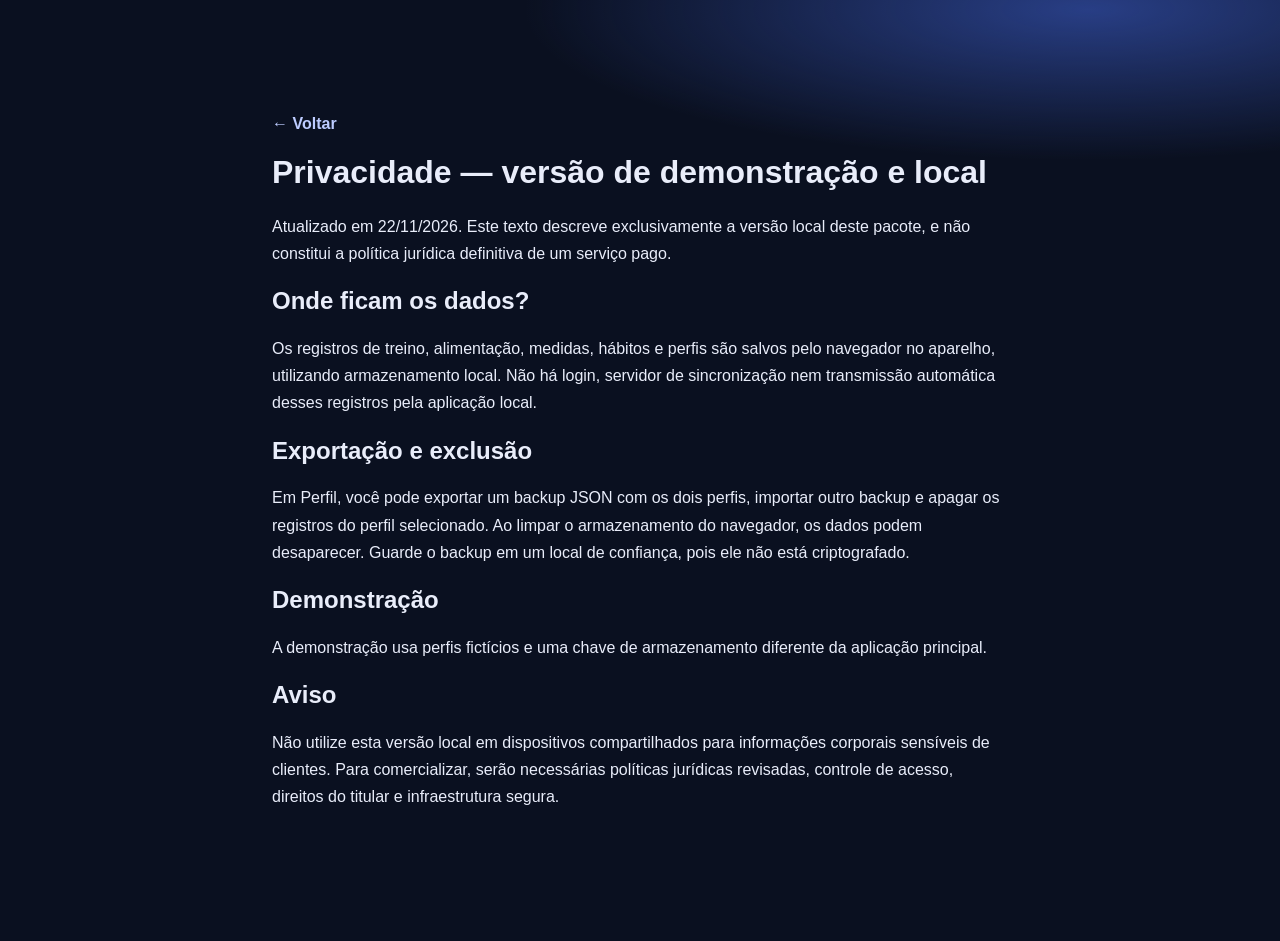
<file: privacidade.html>
<!doctype html><html lang="pt-BR"><head><meta charset="utf-8"><meta name="viewport" content="width=device-width,initial-scale=1"><title>Privacidade — Meu Treino PRO</title><link rel="stylesheet" href="landing.css"></head><body><main class="section" style="max-width:780px"><a href="landing.html" class="textlink">← Voltar</a><h1>Privacidade — versão de demonstração e local</h1><p>Atualizado em 22/11/2026. Este texto descreve exclusivamente a versão local deste pacote, e não constitui a política jurídica definitiva de um serviço pago.</p><h2>Onde ficam os dados?</h2><p>Os registros de treino, alimentação, medidas, hábitos e perfis são salvos pelo navegador no aparelho, utilizando armazenamento local. Não há login, servidor de sincronização nem transmissão automática desses registros pela aplicação local.</p><h2>Exportação e exclusão</h2><p>Em Perfil, você pode exportar um backup JSON com os dois perfis, importar outro backup e apagar os registros do perfil selecionado. Ao limpar o armazenamento do navegador, os dados podem desaparecer. Guarde o backup em um local de confiança, pois ele não está criptografado.</p><h2>Demonstração</h2><p>A demonstração usa perfis fictícios e uma chave de armazenamento diferente da aplicação principal.</p><h2>Aviso</h2><p>Não utilize esta versão local em dispositivos compartilhados para informações corporais sensíveis de clientes. Para comercializar, serão necessárias políticas jurídicas revisadas, controle de acesso, direitos do titular e infraestrutura segura.</p></main></body></html>
</file>
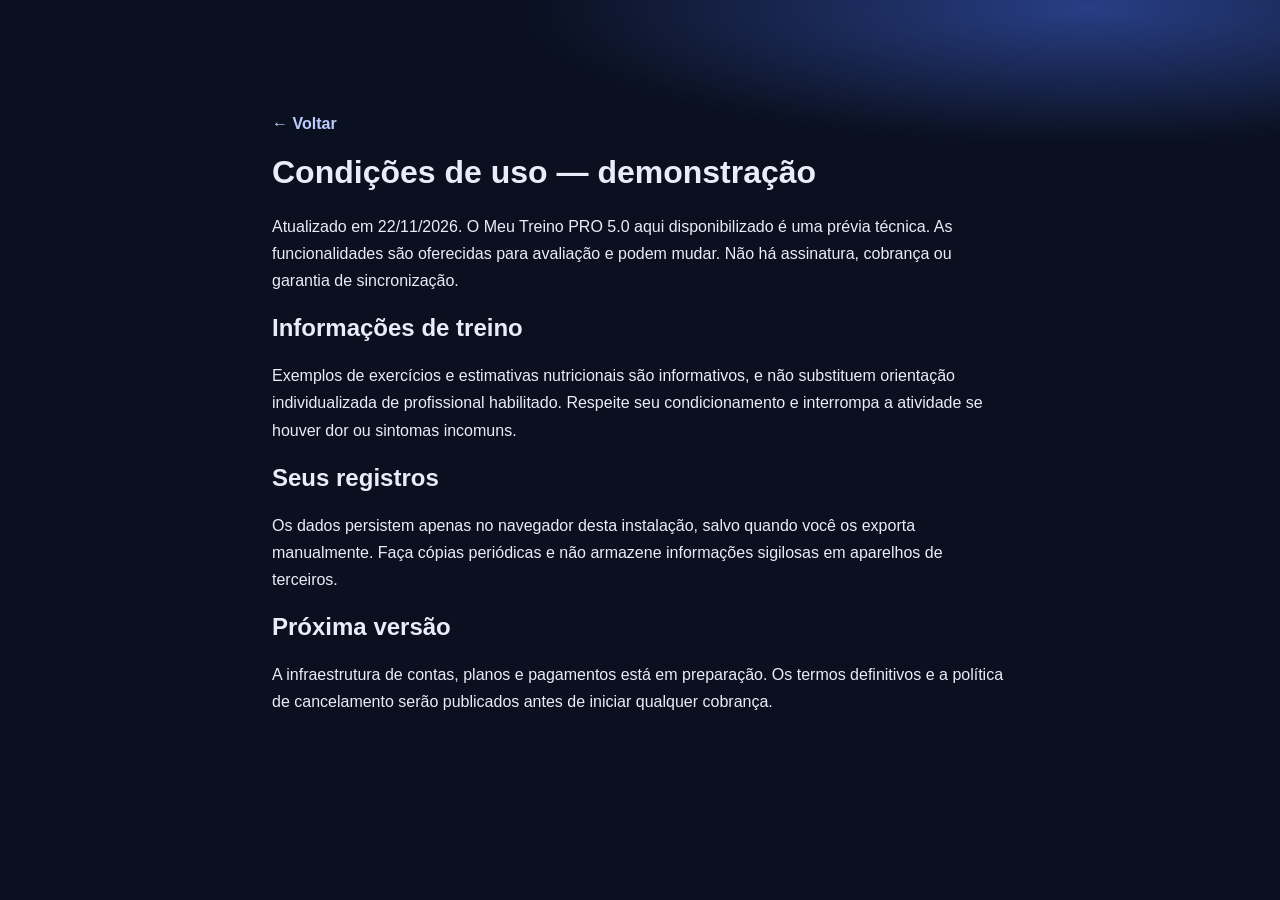
<file: termos.html>
<!doctype html><html lang="pt-BR"><head><meta charset="utf-8"><meta name="viewport" content="width=device-width,initial-scale=1"><title>Termos da demonstração — Meu Treino PRO</title><link rel="stylesheet" href="landing.css"></head><body><main class="section" style="max-width:780px"><a href="landing.html" class="textlink">← Voltar</a><h1>Condições de uso — demonstração</h1><p>Atualizado em 22/11/2026. O Meu Treino PRO 5.0 aqui disponibilizado é uma prévia técnica. As funcionalidades são oferecidas para avaliação e podem mudar. Não há assinatura, cobrança ou garantia de sincronização.</p><h2>Informações de treino</h2><p>Exemplos de exercícios e estimativas nutricionais são informativos, e não substituem orientação individualizada de profissional habilitado. Respeite seu condicionamento e interrompa a atividade se houver dor ou sintomas incomuns.</p><h2>Seus registros</h2><p>Os dados persistem apenas no navegador desta instalação, salvo quando você os exporta manualmente. Faça cópias periódicas e não armazene informações sigilosas em aparelhos de terceiros.</p><h2>Próxima versão</h2><p>A infraestrutura de contas, planos e pagamentos está em preparação. Os termos definitivos e a política de cancelamento serão publicados antes de iniciar qualquer cobrança.</p></main></body></html>
</file>
<file: v5.css>
/* Meu Treino PRO 5: additive skin compatible with the original offline application */
:root { --v5-bg:#090d1a; --v5-panel:#151d32; --v5-stroke:#2c3a59; --v5-primary:#6788ff; --v5-ink:#eef4ff; --v5-muted:#9aacca; }
html { scroll-behavior:smooth; }
body { min-height:100vh; color:var(--v5-ink); background:radial-gradient(ellipse 85% 35% at 50% -5%,#23396c 0%,#10162b 42%,#090d1a 100%); background-attachment:fixed; }
main { max-width:980px; padding:26px 20px 50px; }
.hero { position:relative; padding:4px 0 16px; border-bottom:1px solid #293652; margin-bottom:20px; flex-wrap:wrap; gap:10px; }
.hero h1 { font-size:clamp(29px,4vw,40px); letter-spacing:-1.4px; background:linear-gradient(100deg,#f4f7ff,#b9b9ff); background-clip:text; -webkit-background-clip:text; color:transparent; }
.hero .pill { background:#1c3155; border:1px solid #324d89; color:#b9d1ff; font-weight:750; }
.theme-toggle { border-radius:20px; }
.profilebar { margin:16px 0; }
.profilebar select { max-width:380px; }
.stats { gap:12px; }
.stat,.panel,.exercise,.kpi { background:linear-gradient(170deg,#1a2540,#131b2f); border:1px solid #32415d; border-radius:18px; box-shadow:0 10px 25px #0208172c; }
.stat { min-height:90px; }
.panel { padding:19px; margin:16px 0; }
.panel h3 { font-size:17px; }
.stat strong { font-size:22px; }
.dashboard-banner { background:linear-gradient(120deg,#264999,#552f91); border-color:#6573c1; position:relative; overflow:hidden; }
.dashboard-banner::after { content:'✦'; position:absolute; right:18px; top:12px; font-size:75px; opacity:.16; pointer-events:none; }
.dashboard-banner h2 { font-size:clamp(22px,5vw,32px); }
.action,.mini,.chip,.day,.quick-item { transition:transform .18s, border-color .18s, background .18s; }
button:not(:disabled):active { transform:scale(.98); }
button:disabled { opacity:.55; cursor:not-allowed; }
.action:focus-visible,.mini:focus-visible,.chip:focus-visible,.quick-item:focus-visible { outline:2px solid #8caaff; outline-offset:3px; }
.action.primary,.day.active,.mini.primary { background:linear-gradient(125deg,#466cff,#8964f7); border-color:transparent; }
.action { text-align:center; }
.link-action { text-decoration:none; display:block; }
.nav { justify-content:space-around; background:rgba(11,17,34,.97); border-top:1px solid #37466b; backdrop-filter:blur(12px); padding-top:7px; }
.nav button { min-width:0; max-width:170px; flex:1; padding:6px 3px 3px; color:#9caaca; font-size:12px; display:flex; flex-direction:column; gap:3px; align-items:center; border-radius:12px; }
.nav button.active { background:#1d2b4b; color:#d8e4ff; }
.nav-icon { font-size:23px; font-weight:700; line-height:1.2; }
.quick-grid { display:grid; grid-template-columns:repeat(2,minmax(0,1fr)); gap:10px; margin-top:12px; }
.quick-item { padding:16px 8px; border-radius:13px; background:#1b2942; border:1px solid #334767; color:#deebff; font-weight:700; }
.session-box { border-color:#53609d; background:linear-gradient(115deg,#1d2d51,#1d2246); }
.session-clock { font-variant-numeric:tabular-nums; font-size:27px; font-weight:800; letter-spacing:1px; color:#bdcaff; }
.session-box .two { margin-top:12px; }
.session-box .action { margin:3px 0; }
.exercise { padding:15px; }
.exercise .exercise-art { max-height:118px; background:#0d1529; }
.exercise .exhead { margin:6px 0 10px; }
.exercise .exhead label { font-size:16px; }
.exercise .legacy-fields { display:none !important; }
.series-grid { display:grid; gap:5px; }
.sets-caption,.series-row { display:grid; grid-template-columns:44px minmax(0,1.15fr) minmax(0,1.15fr) 47px; gap:8px; align-items:center; }
.sets-caption { color:#9fadd1; font-size:11px; font-weight:700; padding:7px 0; border-top:1px solid #344262; }
.sets-caption span:last-child { text-align:center; }
.series-row { padding:3px 0; }
.series-row input[type=number] { min-width:0; padding:10px 6px; font-size:15px; text-align:center; }
.series-row input[type=checkbox] { width:21px; height:21px; margin:auto; accent-color:#46d5a4; }
.series-number { text-align:center; color:#d0ddfa; font-weight:750; }
.last-performance { margin:12px 0 0; font-size:12px; color:#98aee0; }
.session-history { border-left:3px solid #6f8aff; }
.session-history p { margin:8px 0; }
.inline-edit { background:#101a2e; border:1px solid #415374; border-radius:12px; padding:13px; margin:8px 0; display:grid; grid-template-columns:1fr 1fr; gap:8px; }
.inline-edit label { color:#b9c8e0; font-size:12px; }
.inline-edit input { display:block; margin-top:5px; width:100%; }
.inline-edit button { margin-top:6px; }
.connection-indicator { position:fixed; bottom:calc(76px + env(safe-area-inset-bottom)); left:50%; transform:translateX(-50%); border-radius:20px; background:#102a28; padding:4px 12px; z-index:6; font-size:11px; color:#98e5c5; width:max-content; max-width:95vw; text-align:center; border:1px solid #2b6252; }
.connection-indicator.offline { color:#fbd99c; background:#3a2817; border-color:#7f4b20; }
.v5-toast { position:fixed; top:20px; left:50%; transform:translate(-50%,-150%); transition:transform .2s; z-index:100; background:#293a64; color:#fff; border:1px solid #5570b5; border-radius:13px; padding:14px 20px; box-shadow:0 10px 40px #0008; pointer-events:none; }
.v5-toast.visible { transform:translate(-50%,0); }
.catalog-card { min-height:250px; }
.catalog-card .mini { margin-top:auto; }
.catalog-card img { opacity:.91; }
body.theme-light { --v5-ink:#1a2442; background:#e9edf7; color:#1a2442; }
.theme-light .stat,.theme-light .panel,.theme-light .exercise,.theme-light .kpi,.theme-light .catalog-card { background:#fff; border-color:#ccd5e8; color:#1a2442; }
.theme-light .hero h1 { background:none; color:#1e3165; }
.theme-light .muted,.theme-light .note,.theme-light .hint,.theme-light .field label,.theme-light .kpi span,.theme-light .small.muted { color:#566581; }
.theme-light input[type=number],.theme-light input[type=date],.theme-light input[type=text],.theme-light select,.theme-light textarea { background:#f7f9fc; color:#16233f; border-color:#bbc8dc; }
.theme-light .action:not(.primary),.theme-light .chip,.theme-light .mini:not(.primary),.theme-light .quick-item,.theme-light .day:not(.active) { background:#edf2ff; color:#1d3463; border-color:#bccbed; }
.theme-light .session-box { background:#e5eafe; }
.theme-light .session-clock { color:#2747a1; }
.theme-light .nav { background:rgba(250,252,255,.98); border-top-color:#d0d9ea; }
.theme-light .nav button { color:#526583; }
.theme-light .nav button.active { background:#dce5ff; color:#24418c; }
.theme-light .sets-caption,.theme-light .series-number,.theme-light .last-performance { color:#536788; }
.theme-light .inline-edit { background:#eef3fd; }
.theme-light .inline-edit label { color:#304461; }
.theme-light .history { border-color:#d5e0ed; }
body { padding-bottom:calc(110px + env(safe-area-inset-bottom)); }
@media(min-width:780px) {
  main { padding-left:190px; }
  .nav { top:0; bottom:0; right:auto; width:155px; display:flex; flex-direction:column; justify-content:flex-start; align-items:stretch; padding:120px 11px 20px; border-right:1px solid #344363; border-top:0; }
  .nav button { max-width:none; width:100%; flex:0; padding:14px 5px; margin-bottom:8px; flex-direction:row; gap:12px; text-align:left; }
  .nav-icon { width:27px; font-size:24px; }
  .quick-grid { grid-template-columns:repeat(3,minmax(0,1fr)); }
  .connection-indicator { left:auto; right:15px; bottom:15px; transform:none; }
  .catalog-grid { grid-template-columns:repeat(3,1fr); }
}
@media(max-width:410px) { main { padding:15px 12px; } .nav button { font-size:10px; } .series-row,.sets-caption { grid-template-columns:30px minmax(0,1fr) minmax(0,1fr) 32px; gap:5px; } .series-row input[type=number] { font-size:14px; } .panel { padding:14px; } .stat { padding:10px; } }
@media(prefers-reduced-motion:reduce) { *,*::before,*::after { animation-duration:0s !important; transition-duration:0s !important; scroll-behavior:auto !important; } }
.catalog-summary { padding:6px 0 12px; font-size:12px; color:#aebde0; }
.catalog-card { display:flex; flex-direction:column; gap:7px; }
.catalog-card p { min-height:unset; flex:1; margin:2px 0 8px; }
.catalog-card details { background:#111e33; border:1px solid #3a4c6d; border-radius:9px; padding:9px; font-size:12px; color:#bed0eb; }
.catalog-card summary { cursor:pointer; font-weight:700; }
.catalog-card details p { font-size:12px; padding-top:8px; }
.theme-light .catalog-card details { background:#eff4fd; color:#384865; border-color:#d0ddeb; }
.demo-ribbon { background:#233252; color:#dbe9ff; border:1px dashed #8195cd; border-radius:14px; padding:12px 16px; font-size:13px; line-height:1.6; }
.demo-ribbon a { color:#bdd2ff; font-weight:700; }
</file>
<file: landing.css>
:root {font-family:Inter,ui-sans-serif,-apple-system,BlinkMacSystemFont,"Segoe UI",sans-serif;color:#e9edfa;background:#0a1020}*{box-sizing:border-box}html{scroll-behavior:smooth}body{margin:0;background:radial-gradient(ellipse 55% 20% at 85% 1%,#283e85 0%,transparent 80%),#0a1020}a{color:inherit;text-decoration:none}p{line-height:1.7}button{font:inherit}.topbar{height:84px;display:flex;align-items:center;justify-content:space-between;max-width:1240px;margin:auto;padding:0 22px}.logo{font-weight:850;letter-spacing:1px;display:flex;align-items:center;gap:8px}.logo em{font-style:normal;color:#91a4ff}.brandmark{background:linear-gradient(125deg,#587cff,#9364eb);width:36px;height:36px;border-radius:11px;display:inline-grid;place-items:center;color:white;font-weight:900;font-size:21px}.topbar nav{display:flex;align-items:center;gap:30px;font-size:13px;color:#b7c2dd}.topbar nav>a:hover{color:white}.topcta{border:1px solid #6278bc;border-radius:22px;padding:10px 17px;color:#eef5ff}.hero{max-width:1240px;margin:0 auto;min-height:700px;padding:85px 22px 105px;display:grid;grid-template-columns:1.25fr .75fr;gap:65px;align-items:center}.eyebrow{color:#a9b5ff;font-weight:750;font-size:12px;letter-spacing:2px}.hero h1{font-size:clamp(48px,6vw,78px);line-height:1.09;letter-spacing:-3px;margin:19px 0}.hero h1 span,.sectionhead h2 span{color:#9a9aff}.lead{color:#b4c3df;font-size:18px;max-width:640px}.actions{display:flex;flex-wrap:wrap;gap:12px;margin:30px 0 19px}.btn{display:inline-flex;align-items:center;justify-content:center;gap:12px;border-radius:13px;padding:16px 22px;font-size:14px;font-weight:800;text-align:center;min-width:185px;min-height:51px}.btn-main{background:linear-gradient(115deg,#5b7cff,#8667e8);color:#fff;box-shadow:0 10px 32px #4a55a64f}.btn-outline{border:1px solid #65749a;background:#121d35;color:#eff3ff}.btn:hover{filter:brightness(1.14)}.disclaimer{font-size:12px;color:#8193b5}.mockphone{max-width:346px;width:100%;margin:0 auto;background:linear-gradient(125deg,#1e2b48,#111b31);border-radius:35px;padding:23px;border:7px solid #344461;box-shadow:0 30px 80px #030611c7,0 0 80px #4e5bcb33;transform:rotate(2deg)}.phone-top{display:flex;justify-content:space-between;color:#9caccb;font-size:11px}.phone-brand{font-size:11px;letter-spacing:2px;font-weight:800;color:#d9e3fa;margin:28px 0}.phone-brand b{color:#9bb1ff}.mockphone .hint{color:#90a8d0;font-size:13px}.mockphone h2{font-size:27px;letter-spacing:-.7px;line-height:1.17}.mockphone h2 span{color:#adc0ff}.goalchips{display:flex;gap:7px;flex-wrap:wrap}.goalchips span{padding:7px;background:#344671;border-radius:20px;color:#d0ddff;font-size:10px}.screen-grid{display:grid;grid-template-columns:1fr 1fr;gap:9px;margin:24px 0}.screen-grid>div,.mockcard{border:1px solid #394e74;border-radius:13px;padding:12px;background:#17253e}.screen-grid small,.mockcard small{display:block;font-size:10px;color:#a5b6d2}.screen-grid b{display:block;font-size:25px;margin:4px 0}.screen-grid b small{display:inline}.screen-grid p{font-size:9px;color:#9aa9c3}.bar{height:5px;background:#354661;border-radius:8px;overflow:hidden}.bar i{height:100%;display:block;background:#5bd7b0;border-radius:8px}.mockcard strong{display:block;font-size:14px;margin:9px 0}.mockcard p{font-size:11px;margin:6px 0;color:#b7c4df}.mini-progress{height:5px;background:#30435d;border-radius:6px;margin-top:18px}.mini-progress i{height:100%;width:62%;display:block;background:#6688ff;border-radius:6px}.mockfooter{text-align:center;color:#9dadd3;margin-top:24px}.trust{display:flex;justify-content:center;gap:50px;flex-wrap:wrap;padding:30px 15px;color:#a7b7d2;font-size:12px;font-weight:700;letter-spacing:.7px;border-top:1px solid #202e4b;border-bottom:1px solid #202e4b;background:#0c1529}.section{padding:115px 22px;max-width:1200px;margin:auto}.sectionhead{text-align:center;margin-bottom:42px}.sectionhead h2,.showcase h2{font-size:clamp(33px,4vw,50px);line-height:1.16;letter-spacing:-1.8px;margin:12px 0}.sectionhead>p:last-child{color:#aab8d1;max-width:640px;margin:auto}.features{display:grid;grid-template-columns:repeat(3,1fr);gap:18px}.feature{border:1px solid #314262;border-radius:20px;background:linear-gradient(145deg,#182644,#121c31);padding:27px;min-height:250px}.feature.featured{grid-column:span 2;display:grid;grid-template-columns:1fr 1fr;column-gap:25px;align-content:start}.feature.featured .featureicon{grid-column:span 2}.featureicon{font-size:28px;color:#9cafec;background:#2d3f6d;width:52px;height:52px;border-radius:16px;display:grid;place-items:center}.feature h3{font-size:20px;letter-spacing:-.6px;margin:21px 0 8px}.feature p{color:#afbfda;font-size:14px}.feature .visual-stats{grid-column:2;grid-row:2/span 2;background:#0c1527;border:1px solid #36476a;border-radius:14px;padding:12px}.visual-stats>span{font-size:13px;color:#afc7eb}.visual-stats>strong{display:block;margin:4px 0 12px}.visual-stats>div{padding:10px 0;border-top:1px solid #273858;display:flex;justify-content:space-between;font-size:12px;color:#c8d4ee}.visual-stats em{font-style:normal;color:#7cf0ca}.mini-tags{display:flex;gap:6px;flex-wrap:wrap}.mini-tags span{background:#2b3b65;border-radius:22px;padding:8px;font-size:11px}.illustration{font-size:90px;line-height:.5;color:#7996df}.showcase{display:grid;grid-template-columns:1fr 1fr;gap:60px;align-items:center;background:linear-gradient(125deg,#17254a,#221c43);border:1px solid #354775;border-radius:30px;margin-top:40px;margin-bottom:40px}.showcase p:not(.eyebrow){color:#b3c2df}.textlink{color:#bdccff;font-weight:800}.mini-showcase{display:grid;grid-template-columns:repeat(3,1fr);gap:10px}.mini-showcase img{width:100%;aspect-ratio:3/4;object-fit:cover;border-radius:16px;background:#111d33;border:1px solid #45537f}.plan-grid{display:grid;grid-template-columns:repeat(2,1fr);max-width:880px;margin:auto;gap:20px}.price-card{background:#142039;border:1px solid #354663;border-radius:22px;padding:30px}.featured-plan{background:linear-gradient(135deg,#23305e,#24214c);border-color:#6376ba}.price-card>p:first-child{font-size:11px;font-weight:750;color:#a8b9ee;letter-spacing:1.3px}.price-card h3{font-size:28px;margin:13px 0}.price-card>p:not(:first-child){color:#b8c6dc;font-size:13px;min-height:70px}.price-card ul{padding-left:20px;line-height:2.25;color:#d5e0f8;font-size:14px;margin:18px 0 30px}.price-card li::marker{color:#6dd7b5}.price-card .btn{width:100%}.disabled{background:#35405f;color:#b3bdd2;cursor:not-allowed}.faqs{max-width:780px;margin:auto}.faqs details{border-bottom:1px solid #33415a;padding:23px 9px}.faqs summary{font-size:17px;font-weight:750;cursor:pointer}.faqs p{color:#bac8de;font-size:14px;max-width:700px}.last-cta{text-align:center;max-width:1120px;margin:0 auto 80px;padding:60px 25px;background:linear-gradient(115deg,#213e83,#3c2871);border:1px solid #6272ae;border-radius:30px}.last-cta h2{font-size:clamp(25px,4vw,40px);margin:0 auto 25px}footer{max-width:1200px;margin:auto;padding:40px 22px 55px;border-top:1px solid #283653;display:flex;gap:22px;flex-wrap:wrap;justify-content:space-between;align-items:center;font-size:12px;color:#9aaac8}footer .logo{color:#fff}footer a{margin-right:18px;color:#bdcafa}footer p{max-width:300px}footer small{width:100%;text-align:center;color:#6c7b9b}@media(max-width:950px){.hero{gap:30px}.features{grid-template-columns:repeat(2,1fr)}.feature.featured{grid-column:span 2}}@media(max-width:720px){.topbar{height:74px}.topbar nav>a:not(.topcta){display:none}.hero{grid-template-columns:1fr;padding-top:50px;min-height:auto;text-align:center}.hero h1{letter-spacing:-2px}.lead{font-size:16px}.actions{justify-content:center}.mockphone{max-width:310px}.trust{gap:18px}.features{grid-template-columns:1fr}.feature.featured{grid-column:span 1;display:block}.feature .visual-stats{margin-top:18px}.section{padding:70px 17px}.showcase{grid-template-columns:1fr;margin-left:12px;margin-right:12px;gap:30px}.plan-grid{grid-template-columns:1fr}.price-card>p:not(:first-child){min-height:0}.last-cta{margin:0 12px 40px}footer{justify-content:flex-start}}
</file>
